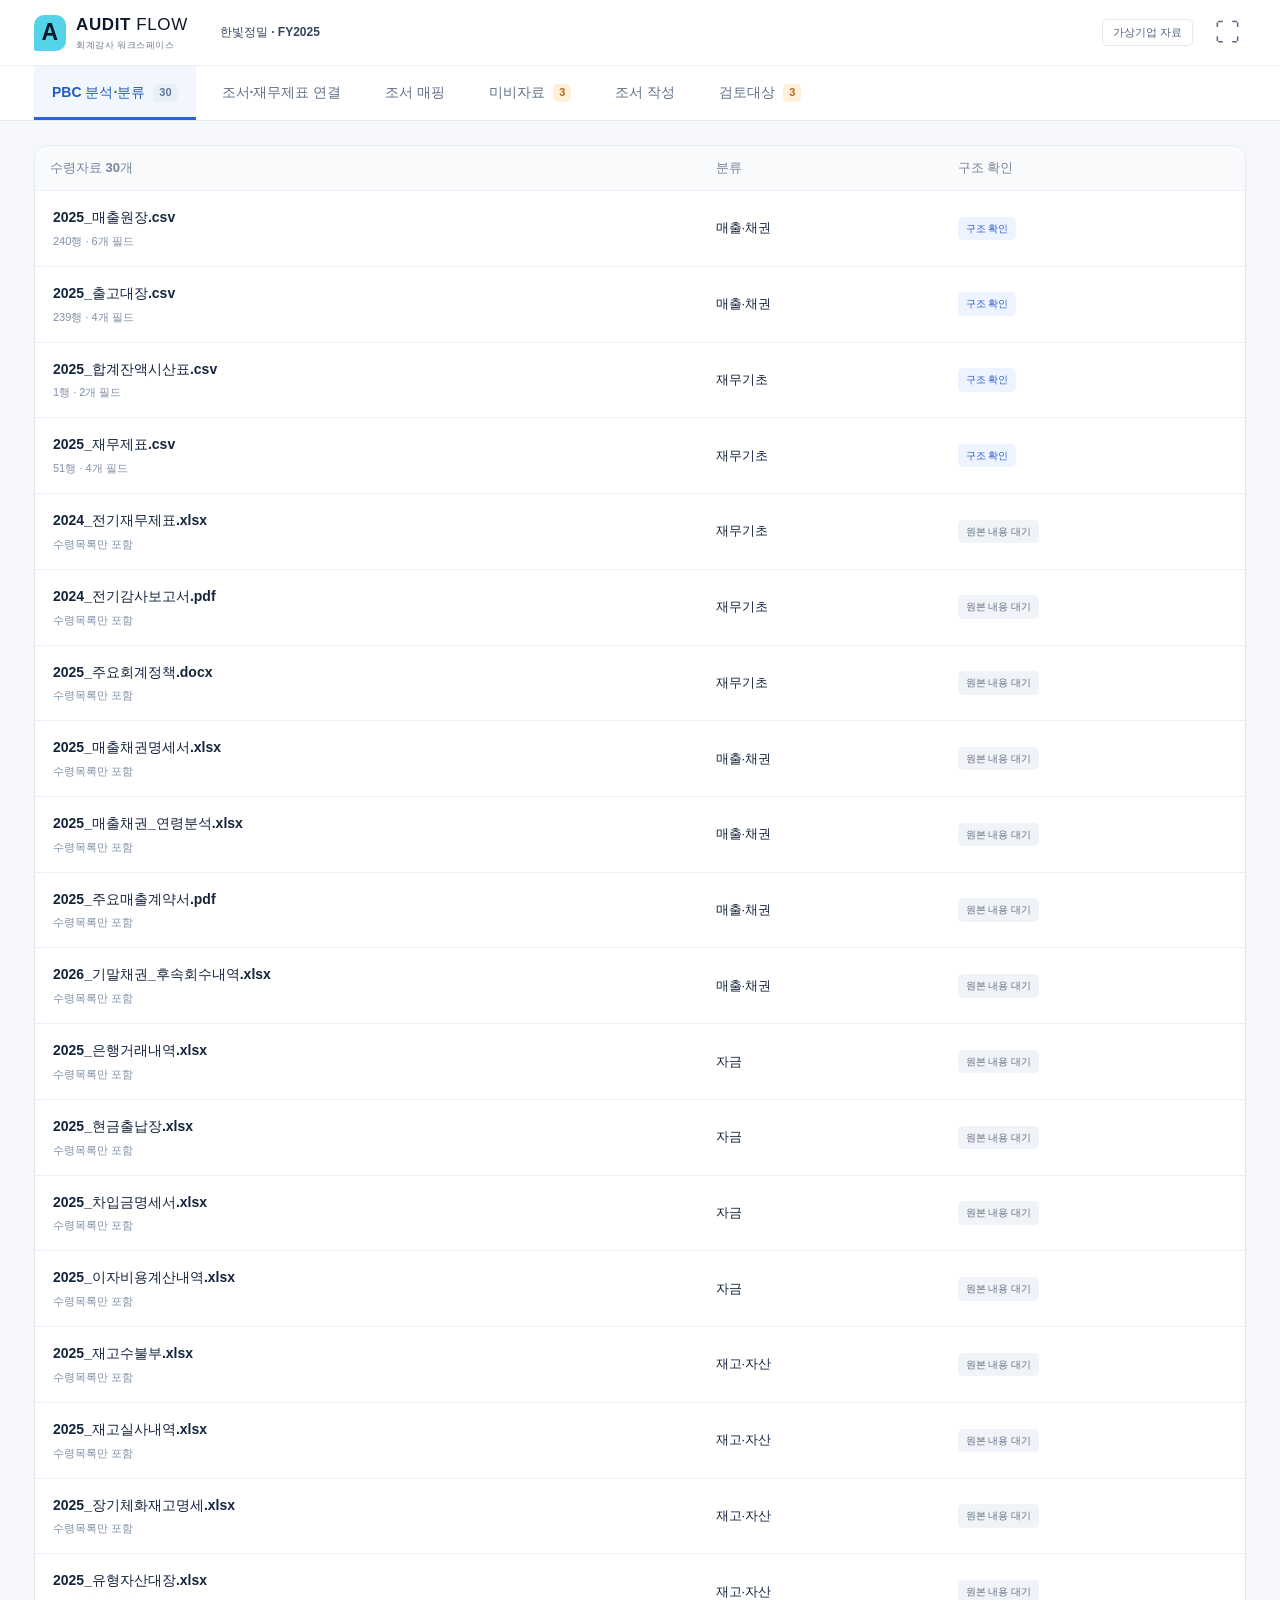
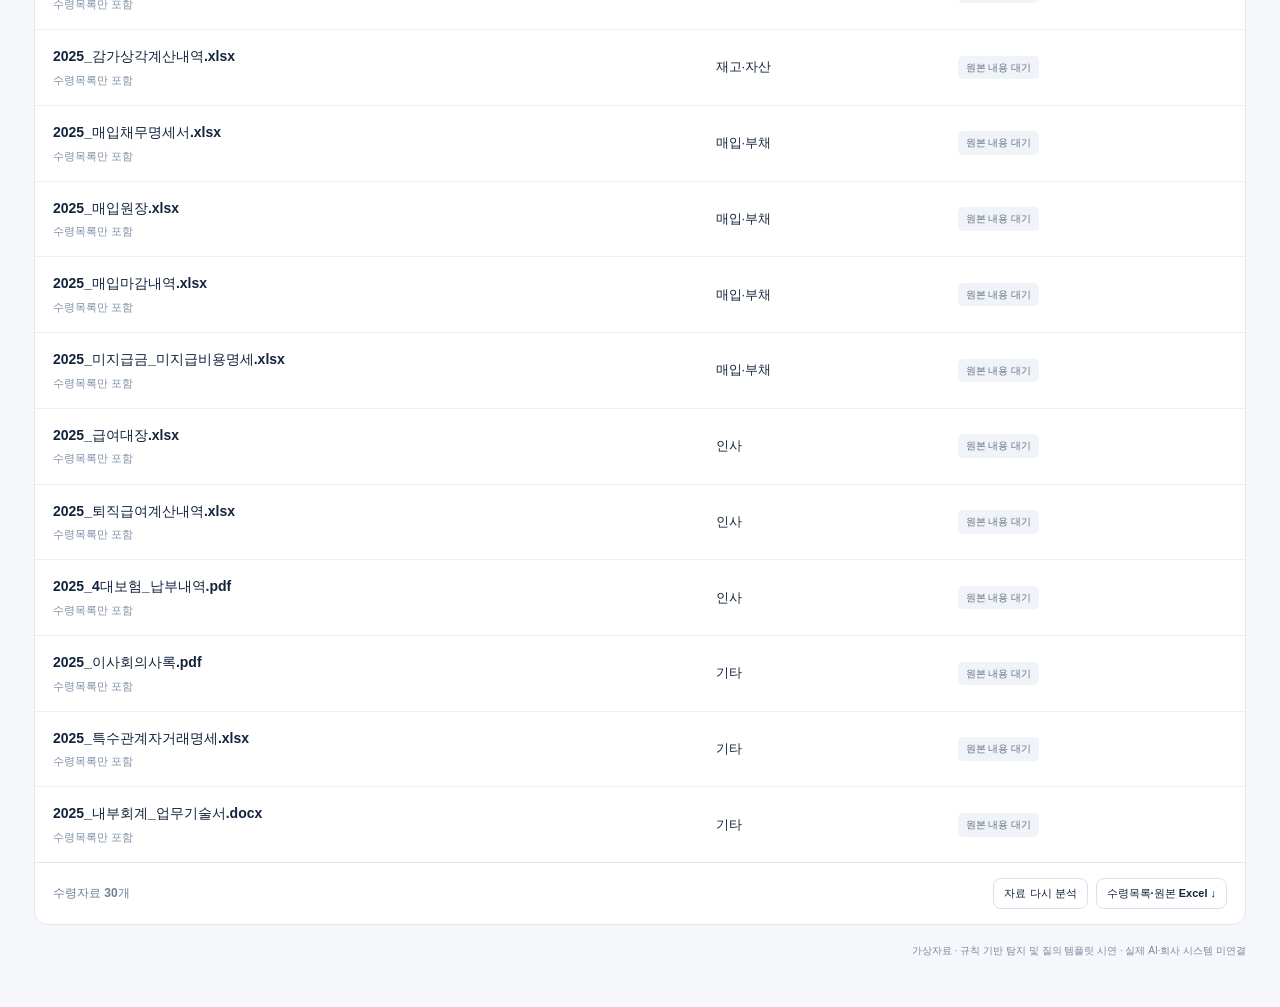
<file: audit-demo/index.html>
<!doctype html>
<html lang="ko">
<head>
  <meta charset="UTF-8">
  <meta name="viewport" content="width=device-width, initial-scale=1">
  <meta name="robots" content="noindex, nofollow">
  <meta name="description" content="수령한 PBC 30개를 분석하고 재무상태표·손익계산서 매핑, 미비자료 확인, 조서 작성과 검토로 이어지는 회계감사 워크스페이스">
  <title>AUDIT FLOW — 회계감사 자동화 데모</title>
  <link rel="icon" href="data:image/svg+xml,%3Csvg xmlns='http://www.w3.org/2000/svg' viewBox='0 0 40 40'%3E%3Crect width='40' height='40' rx='10' fill='%230c192c'/%3E%3Cpath d='M10 29 20 10 30 29M14 23h12' fill='none' stroke='%2358d4ef' stroke-width='4'/%3E%3C/svg%3E">
  <link rel="stylesheet" href="./styles.css">
  <script src="./engine.js" defer></script>
  <script src="./planning.js" defer></script>
  <script src="./fs-mapping.js" defer></script>
  <script src="./statement-presentation.js" defer></script>
  <script src="./pbc.js" defer></script>
  <script src="./workflow.js" defer></script>
  <script src="./xlsx.js" defer></script>
  <script src="./sample-workpaper.js" defer></script>
  <script src="./app.js" defer></script>
</head>
<body>
  <a class="skip" href="#view">본문으로 이동</a>
  <div class="workspace">
    <header class="workspace-header">
      <div class="topbar">
        <div class="topbar-left"><a class="brand" href="./" aria-label="Audit Flow 처음으로"><span class="brand-mark">A</span><span>AUDIT<span class="brand-light"> FLOW</span><small>회계감사 워크스페이스</small></span></a><div class="breadcrumb"><strong>한빛정밀 · FY2025</strong></div></div>
        <div class="topbar-right"><span class="sample-badge">가상기업 자료</span><button class="icon-button" id="fullscreen" aria-label="전체 화면으로 보기" title="전체 화면">⛶</button></div>
      </div>
      <nav class="workflow-nav" aria-label="감사 업무 메뉴" id="navigation">
        <button data-view="pbc" class="nav-item active" aria-current="page">PBC 분석·분류<span class="nav-count" id="file-nav-count">30</span></button>
        <button data-view="overview" class="nav-item">조서·재무제표 연결</button>
        <button data-view="workpapers" class="nav-item">조서 매핑</button>
        <button data-view="gaps" class="nav-item">미비자료<span class="nav-count warm" id="gap-nav-count">3</span></button>
        <button data-view="paper" class="nav-item">조서 작성</button>
        <button data-view="findings" class="nav-item">검토대상<span class="nav-count warm" id="issue-nav-count">3</span></button>
      </nav>
    </header>
    <main>
      <div class="page-heading" hidden><div><h1 id="view-title">재무제표 · PBC 연결</h1><p id="view-subtitle">당기·전기 금액을 확인하고, 오른쪽에서 계정별 매핑과 자료 연결을 확인합니다.</p></div></div>
      <div id="view" tabindex="-1"><!-- INITIAL_VIEW --><section class="panel pbc-list-panel" aria-label="수령 PBC 목록"><div class="pbc-scroll"><table class="pbc-table"><thead><tr><th scope="col">수령자료 30개</th><th scope="col">분류</th><th scope="col">구조 확인</th></tr></thead><tbody><tr class=""><td><button class="pbc-file" data-pbc-file="ledger" aria-expanded="false">2025_매출원장.csv<small>240행 · 6개 필드</small></button></td><td>매출·채권</td><td><span class="status blue">구조 확인</span></td></tr><tr class=""><td><button class="pbc-file" data-pbc-file="shipments" aria-expanded="false">2025_출고대장.csv<small>239행 · 4개 필드</small></button></td><td>매출·채권</td><td><span class="status blue">구조 확인</span></td></tr><tr class=""><td><button class="pbc-file" data-pbc-file="trialBalance" aria-expanded="false">2025_합계잔액시산표.csv<small>1행 · 2개 필드</small></button></td><td>재무기초</td><td><span class="status blue">구조 확인</span></td></tr><tr class=""><td><button class="pbc-file" data-pbc-file="financials" aria-expanded="false">2025_재무제표.csv<small>51행 · 4개 필드</small></button></td><td>재무기초</td><td><span class="status blue">구조 확인</span></td></tr><tr class=""><td><button class="pbc-file" data-pbc-file="priorFinancials" aria-expanded="false">2024_전기재무제표.xlsx<small>수령목록만 포함</small></button></td><td>재무기초</td><td><span class="status gray">원본 내용 대기</span></td></tr><tr class=""><td><button class="pbc-file" data-pbc-file="priorAuditReport" aria-expanded="false">2024_전기감사보고서.pdf<small>수령목록만 포함</small></button></td><td>재무기초</td><td><span class="status gray">원본 내용 대기</span></td></tr><tr class=""><td><button class="pbc-file" data-pbc-file="accountingPolicies" aria-expanded="false">2025_주요회계정책.docx<small>수령목록만 포함</small></button></td><td>재무기초</td><td><span class="status gray">원본 내용 대기</span></td></tr><tr class=""><td><button class="pbc-file" data-pbc-file="receivablesSchedule" aria-expanded="false">2025_매출채권명세서.xlsx<small>수령목록만 포함</small></button></td><td>매출·채권</td><td><span class="status gray">원본 내용 대기</span></td></tr><tr class=""><td><button class="pbc-file" data-pbc-file="receivablesAging" aria-expanded="false">2025_매출채권_연령분석.xlsx<small>수령목록만 포함</small></button></td><td>매출·채권</td><td><span class="status gray">원본 내용 대기</span></td></tr><tr class=""><td><button class="pbc-file" data-pbc-file="salesContracts" aria-expanded="false">2025_주요매출계약서.pdf<small>수령목록만 포함</small></button></td><td>매출·채권</td><td><span class="status gray">원본 내용 대기</span></td></tr><tr class=""><td><button class="pbc-file" data-pbc-file="subsequentCollections" aria-expanded="false">2026_기말채권_후속회수내역.xlsx<small>수령목록만 포함</small></button></td><td>매출·채권</td><td><span class="status gray">원본 내용 대기</span></td></tr><tr class=""><td><button class="pbc-file" data-pbc-file="bankTransactions" aria-expanded="false">2025_은행거래내역.xlsx<small>수령목록만 포함</small></button></td><td>자금</td><td><span class="status gray">원본 내용 대기</span></td></tr><tr class=""><td><button class="pbc-file" data-pbc-file="cashBook" aria-expanded="false">2025_현금출납장.xlsx<small>수령목록만 포함</small></button></td><td>자금</td><td><span class="status gray">원본 내용 대기</span></td></tr><tr class=""><td><button class="pbc-file" data-pbc-file="borrowingsSchedule" aria-expanded="false">2025_차입금명세서.xlsx<small>수령목록만 포함</small></button></td><td>자금</td><td><span class="status gray">원본 내용 대기</span></td></tr><tr class=""><td><button class="pbc-file" data-pbc-file="interestCalculation" aria-expanded="false">2025_이자비용계산내역.xlsx<small>수령목록만 포함</small></button></td><td>자금</td><td><span class="status gray">원본 내용 대기</span></td></tr><tr class=""><td><button class="pbc-file" data-pbc-file="inventoryMovement" aria-expanded="false">2025_재고수불부.xlsx<small>수령목록만 포함</small></button></td><td>재고·자산</td><td><span class="status gray">원본 내용 대기</span></td></tr><tr class=""><td><button class="pbc-file" data-pbc-file="inventoryCount" aria-expanded="false">2025_재고실사내역.xlsx<small>수령목록만 포함</small></button></td><td>재고·자산</td><td><span class="status gray">원본 내용 대기</span></td></tr><tr class=""><td><button class="pbc-file" data-pbc-file="slowMovingInventory" aria-expanded="false">2025_장기체화재고명세.xlsx<small>수령목록만 포함</small></button></td><td>재고·자산</td><td><span class="status gray">원본 내용 대기</span></td></tr><tr class=""><td><button class="pbc-file" data-pbc-file="fixedAssetRegister" aria-expanded="false">2025_유형자산대장.xlsx<small>수령목록만 포함</small></button></td><td>재고·자산</td><td><span class="status gray">원본 내용 대기</span></td></tr><tr class=""><td><button class="pbc-file" data-pbc-file="depreciationSchedule" aria-expanded="false">2025_감가상각계산내역.xlsx<small>수령목록만 포함</small></button></td><td>재고·자산</td><td><span class="status gray">원본 내용 대기</span></td></tr><tr class=""><td><button class="pbc-file" data-pbc-file="payablesSchedule" aria-expanded="false">2025_매입채무명세서.xlsx<small>수령목록만 포함</small></button></td><td>매입·부채</td><td><span class="status gray">원본 내용 대기</span></td></tr><tr class=""><td><button class="pbc-file" data-pbc-file="purchasesLedger" aria-expanded="false">2025_매입원장.xlsx<small>수령목록만 포함</small></button></td><td>매입·부채</td><td><span class="status gray">원본 내용 대기</span></td></tr><tr class=""><td><button class="pbc-file" data-pbc-file="purchaseClosing" aria-expanded="false">2025_매입마감내역.xlsx<small>수령목록만 포함</small></button></td><td>매입·부채</td><td><span class="status gray">원본 내용 대기</span></td></tr><tr class=""><td><button class="pbc-file" data-pbc-file="accrualsSchedule" aria-expanded="false">2025_미지급금_미지급비용명세.xlsx<small>수령목록만 포함</small></button></td><td>매입·부채</td><td><span class="status gray">원본 내용 대기</span></td></tr><tr class=""><td><button class="pbc-file" data-pbc-file="payrollLedger" aria-expanded="false">2025_급여대장.xlsx<small>수령목록만 포함</small></button></td><td>인사</td><td><span class="status gray">원본 내용 대기</span></td></tr><tr class=""><td><button class="pbc-file" data-pbc-file="retirementBenefits" aria-expanded="false">2025_퇴직급여계산내역.xlsx<small>수령목록만 포함</small></button></td><td>인사</td><td><span class="status gray">원본 내용 대기</span></td></tr><tr class=""><td><button class="pbc-file" data-pbc-file="socialInsurance" aria-expanded="false">2025_4대보험_납부내역.pdf<small>수령목록만 포함</small></button></td><td>인사</td><td><span class="status gray">원본 내용 대기</span></td></tr><tr class=""><td><button class="pbc-file" data-pbc-file="boardMinutes" aria-expanded="false">2025_이사회의사록.pdf<small>수령목록만 포함</small></button></td><td>기타</td><td><span class="status gray">원본 내용 대기</span></td></tr><tr class=""><td><button class="pbc-file" data-pbc-file="relatedParties" aria-expanded="false">2025_특수관계자거래명세.xlsx<small>수령목록만 포함</small></button></td><td>기타</td><td><span class="status gray">원본 내용 대기</span></td></tr><tr class=""><td><button class="pbc-file" data-pbc-file="internalControlNarrative" aria-expanded="false">2025_내부회계_업무기술서.docx<small>수령목록만 포함</small></button></td><td>기타</td><td><span class="status gray">원본 내용 대기</span></td></tr></tbody></table></div><div class="pbc-list-actions"><span>수령자료 30개</span><div class="two-buttons"><button class="button small" data-action="load">자료 다시 분석</button><button class="button small" data-action="source-xlsx">수령목록·원본 Excel ↓</button></div></div><div id="load-status"></div></section><!-- /INITIAL_VIEW --></div>
      <div class="demo-disclosure">가상자료 · 규칙 기반 탐지 및 질의 템플릿 시연 · 실제 AI·회사 시스템 미연결</div>
    </main>
  </div>
  <dialog id="excel-preview" class="excel-preview-dialog" aria-labelledby="excel-preview-title"></dialog>
  <div class="toast" id="toast" role="status" aria-live="polite" hidden></div>
  <noscript>이 데모를 실행하려면 브라우저의 JavaScript를 활성화해 주세요.</noscript>
</body>
</html>
</file>
<file: audit-demo/styles.css>
@charset "UTF-8";
:root{color-scheme:light;--ink:#13243d;--muted:#6b788a;--navy:#0c192c;--blue:#255be8;--cyan:#53d2e8;--line:#e2e8f0;--paper:#f5f7fb;--amber:#ad5d0c;--radius:14px;font-family:Inter,Pretendard,"Noto Sans KR","Apple SD Gothic Neo","Malgun Gothic",sans-serif;font-synthesis:none}
*{box-sizing:border-box}body{margin:0;background:var(--paper);color:var(--ink);font-size:15px;line-height:1.55}button,input,textarea{font:inherit}button,a,input,textarea{-webkit-tap-highlight-color:transparent}button{cursor:pointer}button{color:inherit}button:disabled{cursor:default;opacity:.45}button:focus-visible,a:focus-visible,input:focus-visible,textarea:focus-visible{outline:3px solid #36a7ff;outline-offset:4px}button{border:0}a{color:inherit}strong{font-weight:700}small{font-size:12px}.skip{position:fixed;left:20px;top:-70px;background:white;padding:12px;z-index:100}.skip:focus{top:12px}.sidebar{position:fixed;inset:0 auto 0 0;width:216px;background:var(--navy);color:#a5b3c9;padding:30px 18px;display:flex;flex-direction:column;z-index:20}.brand{display:flex;align-items:center;gap:10px;color:#fff;text-decoration:none;font-size:17px;font-weight:800;letter-spacing:.6px}.brand-mark{display:grid;place-items:center;width:35px;height:39px;background:var(--cyan);color:var(--navy);border-radius:10px 10px 10px 2px;font-size:24px;line-height:1}.brand-light{font-weight:400}.brand small{display:block;font-size:10px;color:#a5b3c9;margin-top:3px;letter-spacing:.5px;font-weight:500}.engagement{display:flex;align-items:center;gap:9px;padding:17px 9px;margin:30px 0 27px;border:1px solid #27364b;border-radius:10px;font-size:13px}.company-avatar{background:#283a52;color:#d1e9fe;border-radius:7px;padding:6px 11px;font-weight:800}.engagement strong{display:block;color:#e8effc}.engagement small{color:#95a6be;font-size:11px}.demo-chip{margin-left:auto;font-size:8px;color:#65d0e7;letter-spacing:1px}.nav-label{font-size:11px;color:#7f90aa;letter-spacing:.8px;margin:0 12px 9px}.nav-item{display:flex;align-items:center;gap:11px;width:100%;padding:13px 14px;margin:5px 0;background:transparent;color:#aab9cd;text-align:left;border-radius:8px;font-size:14px;transition:background .18s,color .18s}.nav-item:hover{background:#1b2b41;color:white}.nav-item.active{background:#203552;color:#fff}.nav-icon{font-size:20px;width:21px;text-align:center;line-height:1}.nav-count{margin-left:auto;padding:0 6px;font-size:11px;background:#2d4059;border-radius:4px;color:#d2e3f8}.nav-count.warm{background:#473622;color:#ffd18c}.nav-dot{margin-left:auto;width:5px;height:5px;border-radius:50%;background:var(--cyan)}.nav-item:not(.active) .nav-dot{display:none}.sidebar-bottom{margin-top:auto}.secure-label{display:flex;align-items:center;gap:8px;font-size:11px;color:#b5c7dd}.local-dot{width:6px;height:6px;border-radius:50%;background:var(--cyan)}.sidebar-bottom p{font-size:11px;line-height:1.8;color:#8c9db4;margin-bottom:22px}.profile{display:flex;align-items:center;gap:11px;padding-top:21px;border-top:1px solid #26364a}.profile>span{width:33px;height:33px;border-radius:50%;background:#273b54;display:grid;place-items:center;color:#e1eeff;font-size:13px}.profile strong{font-size:12px;color:#d7e4f5;display:block}.profile small{color:#8096b2;font-size:10px}.workspace{margin-left:216px}.topbar{height:67px;display:flex;align-items:center;justify-content:space-between;padding:0 34px;background:rgba(255,255,255,.85);border-bottom:1px solid var(--line)}.breadcrumb{font-size:12px;color:var(--muted)}.breadcrumb span{padding:0 14px;color:#a6b1c2}.breadcrumb strong{color:#344760;font-weight:600}.topbar-right{display:flex;align-items:center;gap:16px}.sample-badge{font-size:11px;color:#536680;padding:4px 10px;border:1px solid var(--line);border-radius:5px}.icon-button{background:none;font-size:25px;color:#5b6d83}.page-heading{display:flex;align-items:center;justify-content:space-between;gap:20px;margin-bottom:27px}.eyebrow{font-size:10px;font-weight:800;color:#536c91;letter-spacing:2px;margin-bottom:8px}h1{font-size:clamp(23px,2.35vw,36px);line-height:1.3;letter-spacing:-1.5px;margin:0;font-weight:750}.page-heading p{font-size:13px;color:var(--muted);margin:9px 0 0}main{padding:32px 34px 170px;max-width:1760px;margin:0 auto}.button{display:inline-flex;align-items:center;justify-content:center;gap:8px;border-radius:8px;background:#fff;border:1px solid #d8e1ee;min-height:39px;padding:8px 15px;font-size:12px;font-weight:650;white-space:nowrap;transition:transform .15s,background .15s}.button:hover{background:#eef3fc;transform:translateY(-1px)}.button.primary{background:var(--blue);border-color:var(--blue);color:#fff;box-shadow:0 4px 12px #245be824}.button.primary:hover{background:#1749cd}.button.small{min-height:31px;font-size:11px;padding:5px 10px}.button.dark{background:#16263d;color:#fff;border-color:#16263d}.play-symbol{font-size:10px}.summary-grid{display:grid;grid-template-columns:repeat(3,1fr);gap:14px;margin-bottom:21px}.metric{background:#fff;border:1px solid var(--line);border-radius:var(--radius);padding:21px 24px;display:flex;justify-content:space-between;align-items:center}.metric-label{font-size:12px;color:#52647c}.metric-value{font-size:34px;letter-spacing:-1px;font-weight:750;line-height:1.2;margin-top:9px;font-variant-numeric:tabular-nums}.metric-value small{font-size:13px;font-weight:500;margin-left:5px;color:#718097}.metric-foot{font-size:10px;color:#748197;margin-top:7px}.metric-icon{width:44px;height:44px;border-radius:12px;display:grid;place-items:center;background:#edf3ff;color:#386be4;font-size:24px}.metric.warning .metric-icon{color:#b57226;background:#fff4e4}.metric.warning .metric-value{color:#a8641b}.panel{background:white;border:1px solid var(--line);border-radius:var(--radius);overflow:hidden}.panel-head{display:flex;align-items:center;justify-content:space-between;gap:12px;padding:20px 23px;border-bottom:1px solid #edf0f6}.panel-title{font-size:14px;font-weight:750;margin:0}.panel-subtitle{font-size:11px;color:#8290a4;margin-top:4px}.panel-head small{color:#7d8ba1}.status{font-size:10px;padding:4px 8px;border-radius:5px;display:inline-flex;align-items:center;gap:5px;font-weight:600;white-space:nowrap}.status.blue{color:#2f5dcd;background:#edf3ff}.status.amber{color:#9c5b0b;background:#fff2df}.status.gray{color:#627086;background:#f0f3f7}.overview-grid{display:grid;grid-template-columns:minmax(0,1.33fr) minmax(280px,1fr);gap:19px}.flow-panel{padding:23px;background:linear-gradient(120deg,#12233d,#193253);color:white;border:0;border-radius:var(--radius);position:relative;overflow:hidden;margin-bottom:19px}.flow-panel .eyebrow{color:#94cfe7;font-size:9px}.flow-title{font-size:23px;letter-spacing:-.7px;margin:5px 0 6px}.flow-description{font-size:11px;color:#b9cadf;margin:0 0 24px}.flow-nodes{display:flex;align-items:center;justify-content:space-between;gap:8px}.flow-node{padding:13px 10px;width:30%;background:#ffffff09;border:1px solid #6586ac40;border-radius:9px}.flow-node span{display:block;font-size:10px;color:#9bb3d0;margin-bottom:5px}.flow-node strong{font-size:13px;font-weight:650}.flow-node small{display:block;margin-top:6px;font-size:10px;color:#9cb9d3}.flow-node:last-child{background:#53d2e818;border-color:#53d2e850}.flow-arrow{color:#6b8bb3;font-size:16px}.issue-list{padding:0 22px}.issue-card{display:block;width:100%;border-bottom:1px solid #edf0f6;background:white;text-align:left;padding:17px 0;transition:background .15s}.issue-card:last-child{border-bottom:0}.issue-card:hover{background:#f8faff}.issue-row-head{display:flex;align-items:center;justify-content:space-between;gap:6px;margin-bottom:8px}.transaction-id{font-size:10px;font-family:ui-monospace,SFMono-Regular,Consolas,monospace;color:#8190a8;letter-spacing:.3px}.issue-card strong{font-size:13px;display:block;line-height:1.5}.issue-card p{font-size:11px;color:#7c899c;margin:6px 0 0}.issue-amount{font-size:12px;color:#3c526f;display:flex;align-items:center;justify-content:space-between;margin-top:9px;font-variant-numeric:tabular-nums}.row-arrow{font-size:16px;color:#6f8bb2}.recon-list{padding:0 23px}.recon-row{display:flex;gap:10px;align-items:center;padding:14px 0;border-bottom:1px solid #edf0f6;font-size:12px}.recon-row:last-child{border-bottom:0}.recon-row .status{margin-left:auto}.check-mark{display:grid;place-items:center;background:#edf3ff;color:#426ede;border-radius:50%;width:20px;height:20px;font-size:11px}.recon-amount{display:block;font-size:10px;color:#8a98ab;font-variant-numeric:tabular-nums}.panel-footer{border-top:1px solid #edf0f6;padding:14px 23px;display:flex;align-items:center;justify-content:space-between;font-size:11px;color:#7a899f}.text-button{color:#2c61d9;font-size:11px;font-weight:650;background:none;padding:3px}.view-enter{animation:enter .35s ease both}@keyframes enter{from{opacity:0;transform:translateY(7px)}to{opacity:1;transform:none}}.demo-disclosure{font-size:10px;color:#7c899e;margin:18px 0 0;text-align:right}.presenter{position:fixed;bottom:0;left:216px;right:0;background:#fff;border-top:1px solid #dce4f0;padding:17px 34px 18px;z-index:15;box-shadow:0 -8px 24px #12223b04}.presenter-caption{display:flex;align-items:center;gap:15px;margin-bottom:16px}.presenter-caption>span:first-child{font-size:10px;font-family:ui-monospace,monospace;color:#4773c7;background:#eef3ff;padding:3px 7px;border-radius:4px}.presenter-caption strong{font-size:14px;font-weight:650;letter-spacing:-.3px}.runtime-label{margin-left:auto;color:#8c98aa;font-size:9px;letter-spacing:1.3px}.player-row{display:flex;align-items:center;gap:10px}.player-button{width:32px;height:32px;border-radius:50%;background:var(--navy);color:#fff;flex:0 0 auto;font-size:12px;display:grid;place-items:center}.reset-button{background:#eef2f8;color:#576a85;font-size:21px}.timeline{flex:1;min-width:0;margin:0 12px}.timeline-track{height:3px;background:#e5ebf5;border-radius:4px;overflow:hidden}.timeline-track>div{width:0;height:100%;background:#3367e5;transition:width .12s linear}.chapters{display:flex;justify-content:space-between;margin-top:7px;gap:4px}.chapters button{font-size:9px;background:none;color:#8996a9;padding:2px;white-space:nowrap}.chapters button.current{color:#285fe0;font-weight:750}.timecode{font-size:10px;font-variant-numeric:tabular-nums;white-space:nowrap;align-self:flex-start;padding-top:2px}.timecode span{color:#909aad}.file-grid{display:grid;grid-template-columns:repeat(4,minmax(0,1fr));gap:12px;margin-bottom:19px}.file-card{background:white;border:1px solid var(--line);border-radius:11px;padding:16px;text-align:left;min-width:0}.file-card.selected{border-color:#6591f2;background:#f3f7ff;box-shadow:0 0 0 1px #6591f2}.file-type{display:inline-flex;align-items:center;justify-content:center;border-radius:7px;width:34px;height:37px;background:#e9f0ff;color:#3e68ca;font-size:9px;font-weight:800;margin-bottom:12px}.file-name{font-size:12px;font-weight:650;display:block;word-break:keep-all;overflow-wrap:anywhere}.file-card small{display:block;color:#7b8aa0;font-size:10px;margin-top:5px}.table-wrap{overflow:auto}table{border-collapse:collapse;width:100%;font-size:12px;text-align:left}th{font-size:10px;color:#77869c;font-weight:600;background:#f8fafc;white-space:nowrap}th,td{padding:13px 18px;border-bottom:1px solid #edf1f6}td{white-space:nowrap}td.wrap{white-space:normal;min-width:180px}tbody tr:last-child td{border-bottom:0}td.num,th.num{text-align:right;font-variant-numeric:tabular-nums}tr.flagged td{background:#fff8ed}tr.flagged td:first-child{border-left:3px solid #ce8b36}tr.clickable{cursor:pointer}tr.clickable:hover td{background:#f0f5ff}.table-tools{display:flex;gap:8px;align-items:center}.search{font-size:12px;border:1px solid #dbe3ee;border-radius:7px;padding:7px 10px;min-width:0;width:200px;color:#263f60;background:white}.source-label{font-family:ui-monospace,monospace;font-size:10px;color:#7e8fa8}.detail-grid{display:grid;grid-template-columns:minmax(240px,.78fr) minmax(0,1.65fr);gap:19px}.finding-selector{border:1px solid var(--line);border-radius:var(--radius);overflow:hidden;background:white;align-self:start}.finding-selector .issue-card{padding:19px;border-left:3px solid transparent}.finding-selector .issue-card.selected{background:#f1f6ff;border-left-color:#326be8}.finding-selector .issue-card strong{font-size:12px}.finding-detail{min-width:0}.detail-heading{display:flex;justify-content:space-between;align-items:center;margin-bottom:15px}.detail-heading h2{font-size:20px;letter-spacing:-.6px;margin:4px 0 0}.detail-heading small{font-size:11px;color:#6c7c92}.evidence-pair{display:grid;grid-template-columns:1fr 35px 1fr;align-items:stretch;padding:23px;gap:0}.evidence-block{background:#f6f8fc;border:1px solid #e4eaf4;border-radius:10px;padding:18px}.evidence-block.alert{background:#fff8ee;border-color:#edcf9e}.evidence-block .evidence-label{font-size:11px;color:#697b95}.evidence-value{font-size:27px;letter-spacing:-.8px;font-weight:750;margin:8px 0;line-height:1.3;font-variant-numeric:tabular-nums;overflow-wrap:anywhere}.evidence-value.small{font-size:21px}.evidence-block .source-label{display:block;margin-top:7px;font-size:9px}.evidence-divider{display:grid;place-items:center;color:#c18a3e;font-size:20px}.finding-summary{padding:0 23px 20px;color:#576b88;font-size:12px;line-height:1.9}.question-panel{margin-top:17px;padding:22px;background:#f0f5ff;border:1px solid #d8e5ff;border-radius:var(--radius)}.question-panel h3{font-size:12px;margin:0 0 10px;color:#3159a2}.question-panel p{font-size:13px;line-height:1.9;margin:0;color:#344e75}.question-panel .status{margin-left:7px;font-size:9px;background:#e2ebfd}.detail-actions{display:flex;justify-content:flex-end;gap:8px;margin-top:17px}.evidence-table{margin-top:17px}.evidence-table.hidden{display:none}.paper-meta{display:flex;gap:28px;flex-wrap:wrap;padding:21px 24px;font-size:11px;border-bottom:1px solid #e8edf5}.paper-meta span{display:block;color:#8391a6;font-size:9px;margin-bottom:5px}.paper-meta strong{font-weight:650}.paper-banner{background:#122944;color:#fff;display:flex;justify-content:space-between;align-items:center;padding:24px}.paper-banner h2{margin:0;font-size:22px;letter-spacing:-.7px}.paper-banner p{margin:5px 0 0;color:#9cb8d6;font-size:11px}.paper-banner .status{background:#2b4360;color:#d6e9ff}.paper-body{padding:22px 24px}.paper-section-label{font-size:11px;color:#6481a6;margin:0 0 8px;font-weight:700}.paper-body p{font-size:12px;color:#4b617c;line-height:1.9;margin:0 0 20px}.paper-table td{font-size:11px;white-space:normal;vertical-align:top;line-height:1.8}.paper-table th{font-size:10px}.paper-note{margin:20px 0 0!important;padding:14px 17px;border-left:3px solid #b3c7e6;background:#f3f6fb;color:#68809e!important;font-size:11px!important}.review-layout{display:grid;grid-template-columns:minmax(0,1.2fr) minmax(280px,1fr);gap:20px}.review-card{padding:23px}.review-card label{display:block;font-size:12px;font-weight:650;margin:20px 0 8px}.review-card textarea{width:100%;min-height:126px;border:1px solid #d4dfed;background:#fbfcff;border-radius:8px;padding:12px;font-size:12px;resize:vertical;line-height:1.7;color:#314969}.review-card .helper{font-size:10px;color:#7f8ca1;margin:8px 0 20px}.review-card .question-panel{margin-top:15px;padding:17px}.review-card .question-panel p{font-size:12px}.review-history{padding:23px}.history-item{display:flex;gap:13px;padding:0 0 21px}.history-node{height:22px;width:22px;border-radius:50%;background:#edf3ff;color:#4b75c9;font-size:11px;display:grid;place-items:center;flex:0 0 auto}.history-item strong{font-size:12px;display:block}.history-item p{font-size:11px;color:#8190a5;margin:5px 0 0}.pending-box{border:1px solid #e7cda5;background:#fff8ed;border-radius:10px;padding:16px}.pending-box strong{font-size:12px;color:#9b651e}.pending-box p{font-size:11px;line-height:1.8;color:#91754f;margin:5px 0 0}.toast{position:fixed;bottom:135px;left:calc(50% + 108px);transform:translateX(-50%);background:#142a47;color:white;padding:13px 22px;border-radius:9px;box-shadow:0 8px 35px #132d5930;font-size:12px;z-index:100;max-width:80vw}.toast[hidden]{display:none}.empty{padding:45px;text-align:center;color:#72839b;font-size:13px}.toolbar-summary{font-size:11px;color:#7285a0}.overview-note{margin-top:18px;padding:14px 18px;background:#eef3fb;border:1px solid #e0e8f5;border-radius:9px;display:flex;align-items:center;gap:10px;font-size:11px;color:#6d809d}.overview-note strong{font-size:12px;color:#365475}.loading-line{height:3px;background:#edf2fb;overflow:hidden;margin-bottom:20px}.loading-line:before{content:"";display:block;width:35%;height:100%;background:#366cec;animation:load 1.2s infinite}@keyframes load{from{transform:translateX(-100%)}to{transform:translateX(400%)}}.inline-id{font-family:ui-monospace,monospace;font-size:11px;color:#607da4}.review-select{border:1px solid #d3dff0;border-radius:6px;background:white;font:inherit;padding:8px;width:100%;margin-top:13px;font-size:12px;color:#345273}.two-buttons{display:flex;gap:8px;flex-wrap:wrap}.recon-focus{outline:2px solid #8fabf5;outline-offset:3px}.highlight-pulse{animation:pulse 1.5s ease 2}@keyframes pulse{50%{box-shadow:0 0 0 5px #3b72ed16}}.replay-end{background:#122943;color:white;border-radius:12px;padding:24px;margin-bottom:20px;display:flex;justify-content:space-between;align-items:center;gap:15px}.replay-end h2{font-size:22px;margin:0 0 5px}.replay-end p{margin:0;color:#b5cce2;font-size:12px}
@media(min-width:1550px){main{padding:43px 48px 174px}.topbar{padding:0 48px}.presenter{padding:20px 48px}.summary-grid{gap:20px}.metric{padding:28px}.overview-grid{gap:25px}.flow-panel{padding:30px}.flow-title{font-size:28px}.flow-description{font-size:13px;margin-bottom:30px}.flow-node{padding:20px 16px}.flow-node strong{font-size:16px}.flow-node small{font-size:12px}.panel-head{padding:24px 27px}.issue-card{padding:22px 0}.issue-card strong{font-size:15px}.issue-card p{font-size:12px}.issue-amount{font-size:14px}.recon-row{padding:20px 0;font-size:14px}.presenter-caption strong{font-size:17px}.chapters button{font-size:11px}.evidence-value{font-size:34px}.question-panel p{font-size:16px}.finding-summary{font-size:14px}.paper-table td{font-size:13px}.paper-body p{font-size:14px}.review-card textarea{font-size:14px}.review-card .question-panel p{font-size:14px}}
@media(max-width:1100px){.sidebar{width:180px;padding:25px 12px}.workspace{margin-left:180px}.presenter{left:180px;padding:15px 22px}.brand{font-size:14px;gap:7px}.brand-mark{width:30px;height:35px}.demo-chip{display:none}main{padding:27px 22px 170px}.topbar{padding:0 22px}.page-heading{align-items:flex-start}h1{font-size:25px}.metric{padding:18px}.metric-icon{display:none}.metric-value{font-size:30px}.overview-grid{grid-template-columns:1.05fr 1fr;gap:15px}.flow-panel{padding:19px}.flow-node{padding:11px 8px}.flow-node strong{font-size:11px}.flow-node small{font-size:9px}.flow-title{font-size:21px}.detail-grid{grid-template-columns:220px minmax(0,1fr)}.evidence-pair{padding:16px;grid-template-columns:1fr 22px 1fr}.evidence-block{padding:12px}.evidence-value{font-size:21px}.detail-heading h2{font-size:17px}.runtime-label{display:none}.toast{left:calc(50% + 90px)}}
@media(max-width:800px){.sidebar{position:static;width:100%;padding:15px 18px;display:block}.brand{display:inline-flex}.brand small{display:none}.engagement,.nav-label,.sidebar-bottom{display:none}nav{display:flex;margin-top:14px;gap:4px;overflow:auto}.nav-item{width:auto;flex:1;justify-content:center;padding:9px 12px;white-space:nowrap;margin:0;font-size:12px}.nav-icon,.nav-dot,.nav-count{display:none}.workspace{margin-left:0}.topbar{height:49px;padding:0 20px}.topbar-right{gap:9px}.breadcrumb{font-size:10px}.breadcrumb span{padding:0 6px}main{padding:25px 20px 160px}.page-heading{margin-bottom:21px;gap:10px}.page-heading p{font-size:11px;line-height:1.8}h1{font-size:23px;letter-spacing:-1px}.eyebrow{font-size:8px;letter-spacing:1.4px}.page-heading .button{padding:8px 10px;font-size:10px;min-height:35px}.summary-grid{gap:9px}.metric{padding:15px 13px;border-radius:10px}.metric-label{font-size:10px}.metric-value{font-size:28px}.metric-foot{font-size:9px}.overview-grid{grid-template-columns:1fr}.flow-panel{padding:23px}.flow-title{font-size:23px}.flow-node{padding:14px}.flow-node strong{font-size:14px}.flow-node small{font-size:10px}.detail-grid{grid-template-columns:1fr}.finding-selector{display:grid;grid-template-columns:repeat(3,minmax(0,1fr))}.finding-selector .issue-card{padding:13px 11px;border-left:0;border-bottom:3px solid transparent;border-right:1px solid #e5ebf5}.finding-selector .issue-card.selected{border-left:0;border-bottom-color:#3469e5}.finding-selector .issue-card strong{font-size:11px}.finding-selector .issue-card p,.finding-selector .issue-amount{display:none}.finding-selector .issue-row-head{flex-wrap:wrap}.detail-heading{margin-top:7px}.evidence-block{padding:18px}.evidence-value{font-size:25px}.file-grid{grid-template-columns:repeat(2,minmax(0,1fr))}.file-card{padding:14px}.review-layout{grid-template-columns:1fr}.presenter{left:0;padding:13px 20px}.presenter-caption{gap:8px;margin-bottom:14px}.presenter-caption strong{font-size:12px}.presenter-caption>span:first-child{font-size:9px;flex-shrink:0}.timeline{margin:0 3px}.chapters button{font-size:8px}.chapters button:nth-child(even){display:none}.timecode{font-size:9px}.player-button{width:29px;height:29px}.player-row{gap:8px}.demo-disclosure{text-align:left;font-size:9px}.toast{left:50%;bottom:130px;max-width:92vw;width:max-content}.panel-head{padding:17px}.table-tools{flex-wrap:wrap;justify-content:flex-end}.search{width:130px}.panel-title{font-size:12px}.paper-meta{gap:17px;padding:17px}.paper-banner{padding:20px}.paper-banner h2{font-size:19px}.replay-end{align-items:flex-start;flex-direction:column}.replay-end h2{font-size:20px}}
@media(prefers-reduced-motion:reduce){*,*:before,*:after{animation:none!important;transition:none!important;scroll-behavior:auto!important}}

/* Thirty received files: compact manifest alongside a readable source preview. */
.summary-grid{grid-template-columns:repeat(4,minmax(0,1fr))}.metric{min-width:0}.metric-icon{display:none}.receipt-summary{display:flex;align-items:center;justify-content:space-between;gap:20px;background:#132a47;color:#fff;border-radius:14px;padding:23px 27px;margin-bottom:18px}.receipt-summary strong{font-size:39px;font-weight:750;letter-spacing:-1px;line-height:1.2}.receipt-summary strong span{font-size:17px;font-weight:500;letter-spacing:-.4px;margin-left:9px}.receipt-summary p{color:#abc1db;font-size:12px;margin:8px 0 0}.receipt-stats{display:flex;gap:29px;font-size:11px;color:#afc6df}.receipt-stats b{display:block;font-size:25px;color:#fff;margin-bottom:3px;font-variant-numeric:tabular-nums}.file-categories{display:flex;flex-wrap:wrap;gap:7px;margin-bottom:17px}.file-categories button{background:white;border:1px solid #e0e7f2;padding:6px 10px;border-radius:6px;font-size:11px;color:#6a7f9a}.file-categories button.active{background:#eaf1ff;border-color:#91acf0;color:#255bc9}.file-categories button span{margin-left:7px;font-size:10px;opacity:.7}.received-layout{display:grid;grid-template-columns:minmax(265px,.9fr) minmax(0,1.5fr);gap:18px;align-items:start}.received-scroll{max-height:440px;overflow:auto;scrollbar-width:thin}.received-file{display:flex;align-items:center;gap:10px;padding:13px 16px;width:100%;text-align:left;background:#fff;border-bottom:1px solid #edf1f6;min-width:0}.received-file:last-child{border-bottom:0}.received-file:hover{background:#f7faff}.received-file.selected{background:#edf4ff;box-shadow:inset 3px 0 #3369e4}.received-file .file-type{flex-shrink:0;margin:0;width:30px;height:35px;font-size:8px}.received-file-info{min-width:0;flex:1}.received-file-info strong{display:block;font-size:11px;font-weight:650;overflow-wrap:anywhere;line-height:1.5}.received-file-info small{display:block;font-size:9px;color:#8593a8;margin-top:3px}.receipt-state{flex-shrink:0;font-size:8px;color:#8491a5;background:#eff2f7;padding:3px 5px;border-radius:4px}.receipt-state.ready{color:#3966c8;background:#e3edff}.source-preview{min-width:0}.source-preview .table-wrap{max-height:440px}.source-preview .panel-head{flex-wrap:wrap}.source-preview td,.source-preview th{padding:12px;font-size:10px}.received-detail{padding:28px}.received-detail .large{width:45px;height:50px;font-size:11px}.received-detail h2{font-size:19px;overflow-wrap:anywhere;letter-spacing:-.6px}.received-detail>p{font-size:12px;color:#7b8da4;line-height:1.8}.received-detail dl{margin:22px 0;font-size:12px}.received-detail dl>div{display:flex;border-bottom:1px solid #eaf0f6;padding:12px 0}.received-detail dt{color:#8a97ab;min-width:95px}.received-detail dd{margin:0;color:#3f587a}.received-detail .pending-box{margin-top:20px}
@media(min-width:1550px){.received-file{padding:15px 20px}.received-file-info strong{font-size:13px}.received-file-info small{font-size:10px}.receipt-state{font-size:10px}.received-scroll,.source-preview .table-wrap{max-height:480px}.source-preview td,.source-preview th{font-size:12px}.file-categories button{font-size:12px}}
@media(max-width:1100px){.summary-grid{grid-template-columns:repeat(2,minmax(0,1fr))}.received-layout{grid-template-columns:minmax(250px,.9fr) minmax(0,1.1fr)}.receipt-stats{gap:17px}.received-file{gap:7px;padding:12px}}
@media(max-width:800px){.summary-grid{grid-template-columns:repeat(2,minmax(0,1fr))}.received-layout{grid-template-columns:1fr}.received-scroll{max-height:280px}.receipt-summary{padding:20px;align-items:flex-start}.receipt-summary strong{font-size:32px}.receipt-summary strong span{font-size:13px}.receipt-summary p{font-size:10px}.receipt-stats{gap:12px;font-size:9px}.receipt-stats b{font-size:21px}.file-categories{gap:5px}.file-categories button{padding:5px 8px;font-size:10px}.received-file-info strong{font-size:12px}.received-file-info small{font-size:10px}.receipt-state{font-size:10px}}
/* Financial-statement cross-check alongside PBC-to-workpaper mapping. */
.classification-path{display:flex;align-items:center;justify-content:space-between;gap:12px;padding:17px 21px;background:#142d4a;border-radius:11px;color:#d9e8fa;margin-bottom:21px;font-size:12px}.classification-path span{display:flex;align-items:center;gap:9px}.classification-path b{font-family:ui-monospace,monospace;font-size:10px;color:#61cbe4}.classification-path i{font-style:normal;color:#7595b9}.fs-tabs{display:flex;gap:5px;flex-wrap:wrap;border-bottom:1px solid #dce5f2;margin-bottom:17px}.fs-tabs button{background:transparent;color:#7a8ba4;border-bottom:2px solid transparent;font-size:12px;font-weight:600;padding:9px 15px 11px}.fs-tabs button.active{color:#255cd8;border-bottom-color:#255cd8;background:#edf3ff;border-radius:6px 6px 0 0}.classification-layout{display:grid;grid-template-columns:minmax(0,1.5fr) minmax(280px,1fr);gap:18px;align-items:start}.accounts-panel{min-width:0}.account-table-scroll{max-height:432px;overflow:auto;scrollbar-width:thin}.account-table thead{position:sticky;top:0;z-index:2}.account-table th{padding:11px 15px;font-size:10px}.account-table td{padding:10px 15px;font-size:11px}.account-table td:first-child{padding:0}.account-link{background:none;display:block;width:100%;text-align:left;padding:10px 15px;font-size:12px;font-weight:650;color:#334f73}.account-link small{display:block;font-size:9px;font-weight:400;color:#8b9ab1;line-height:1.3;margin-bottom:4px}.account-table tr:hover td{background:#f4f8ff}.account-table tr.account-selected td{background:#eaf2ff}.account-table tr.account-selected td:first-child{box-shadow:inset 3px 0 #2e65e2}.account-table tr.subtotal td{background:#f2f5fa;font-weight:700}.account-detail-head{background:#f6f9fe;padding:21px 23px;border-bottom:1px solid #e3ebf7}.account-detail-head .eyebrow{font-size:9px;letter-spacing:1px}.account-detail-head h2{font-size:21px;letter-spacing:-.5px;margin:7px 0}.account-detail-head p{font-size:11px;color:#7b8da8;line-height:1.9;margin:0}.account-detail-section{padding:18px 21px;border-bottom:1px solid #ecf1f8}.account-detail-section:last-child{border-bottom:0}.account-detail-section h3{font-size:12px;margin:0 0 12px;font-weight:700}.account-detail-section h3 span{font-weight:500;color:#6f8ab2;margin-left:5px}.mapped-paper{display:flex;flex-wrap:wrap;gap:5px 9px;align-items:center;text-align:left;background:white;border:1px solid #dce7f7;border-radius:7px;padding:12px;margin:8px 0;width:100%}.mapped-paper:hover{background:#f0f6ff;border-color:#93b2ed}.mapped-paper .transaction-id{font-size:9px}.mapped-paper strong{font-size:12px;flex:1}.mapped-paper .status{font-size:9px}.mapped-source{display:flex;align-items:center;gap:9px;background:none;width:100%;padding:10px 0;border-top:1px solid #edf2f8;text-align:left}.mapped-source .file-type{height:28px;width:25px;font-size:7px;margin:0;flex-shrink:0}.mapped-source>span:nth-child(2){flex:1;min-width:0}.mapped-source strong{font-size:10px;display:block;font-weight:600;overflow-wrap:anywhere}.mapped-source small{font-size:9px;display:block;color:#8d9caf;margin-top:3px}.mapped-source b{font-size:13px;color:#5a7fae}.mapped-source:hover strong{color:#2964dc}.catalog-heading{display:flex;align-items:center;justify-content:space-between;gap:15px;margin-bottom:17px}.catalog-heading p{margin:0}.catalog-heading strong{font-size:20px;letter-spacing:-.4px}.catalog-heading p span{font-size:11px;color:#7d8ea6;display:block;margin-top:5px}.catalog-layout{display:grid;grid-template-columns:minmax(0,1.2fr) minmax(290px,1fr);gap:20px;align-items:start}.catalog-scroll{max-height:540px;overflow:auto;scrollbar-width:thin}.catalog-row{display:grid;grid-template-columns:75px minmax(0,1fr) auto;gap:4px 10px;align-items:center;padding:16px 20px;width:100%;text-align:left;background:#fff;border-bottom:1px solid #eaf0f8}.catalog-row .transaction-id{grid-row:span 2;font-size:10px}.catalog-row strong{font-size:12px;line-height:1.6}.catalog-row small{grid-column:2;font-size:10px;color:#8c9cb2}.catalog-row .status{grid-column:3;grid-row:1 / span 2;font-size:9px}.catalog-row:hover{background:#f5f9ff}.catalog-row.selected{background:#edf4ff;box-shadow:inset 3px 0 #326ae5}.account-tags{display:flex;flex-wrap:wrap;gap:7px}.account-tags button{border:1px solid #d7e3f5;background:#f4f8ff;color:#4672b3;border-radius:6px;padding:5px 9px;font-size:11px}.account-tags span{font-size:11px;color:#7c8da4}.overview-note{flex-wrap:wrap}.overview-note .text-button{margin-left:auto}.nav-item{padding-top:11px;padding-bottom:11px}
@media(min-width:1550px){.classification-path{font-size:14px;padding:20px 25px}.fs-tabs button{font-size:14px}.classification-layout{grid-template-columns:minmax(0,1.6fr) minmax(350px,1fr)}.account-table th{font-size:12px}.account-table td{font-size:13px}.account-link{font-size:14px}.account-link small{font-size:10px}.account-table-scroll{max-height:452px}.account-detail-head h2{font-size:24px}.account-detail-head p{font-size:12px}.account-detail-section h3{font-size:14px}.mapped-paper strong{font-size:14px}.mapped-source strong{font-size:12px}.mapped-source small{font-size:10px}.catalog-row strong{font-size:14px}.catalog-row small{font-size:11px}.catalog-row{padding:18px 24px}}
@media(max-width:1100px){.classification-layout{grid-template-columns:minmax(0,1.2fr) minmax(250px,1fr)}.classification-path{font-size:10px;padding:15px;gap:7px}.classification-path span{gap:5px}.account-table th,.account-table td{padding:10px;font-size:10px}.account-link{font-size:11px;padding:10px}.catalog-row{grid-template-columns:60px minmax(0,1fr) auto;padding:14px 12px;gap:4px 6px}.catalog-row strong{font-size:11px}.account-detail-section{padding:16px}.fs-tabs button{font-size:11px;padding:9px 10px}}
@media(max-width:800px){.classification-layout,.catalog-layout{grid-template-columns:1fr}.classification-path{gap:7px;padding:14px 12px;font-size:10px}.classification-path span{display:block}.classification-path b{display:block;margin-bottom:3px}.classification-path i{font-size:11px}.fs-tabs button{font-size:10px;padding:9px 7px}.account-table-scroll{max-height:380px}.account-table th,.account-table td{font-size:10px}.account-detail-head h2{font-size:21px}.account-detail-section h3{font-size:13px}.mapped-paper strong{font-size:13px}.mapped-source strong{font-size:12px}.mapped-source small{font-size:10px}.catalog-scroll{max-height:360px}.catalog-row strong{font-size:12px}.catalog-heading strong{font-size:18px}.catalog-heading p span{font-size:10px}.catalog-heading .button{font-size:10px}.nav-item{font-size:11px;padding:9px 11px;flex:none}.nav-item.active{background:#203552}}
/* Received PBC is the starting point of the presentation. */
.pbc-phases{display:grid;grid-template-columns:repeat(3,minmax(0,1fr));gap:10px;margin-bottom:19px}.pbc-phases button{display:flex;align-items:center;gap:16px;padding:18px 22px;text-align:left;border:1px solid #d7e3f3;background:#fff;border-radius:11px}.pbc-phases button.active{background:#142d4a;color:#fff;border-color:#142d4a}.pbc-phases b{color:#6b8aaa;font-size:20px;font-weight:500}.pbc-phases .active b{color:#61cee6}.pbc-phases strong{display:block;font-size:15px}.pbc-phases small{display:block;font-size:10px;color:#8397b1;margin-top:3px}.pbc-phases .active small{color:#b4cce5}.pbc-phases i{margin-left:auto;font-style:normal;color:#7a99bc}.pbc-phases button:last-child i{display:none}.pbc-layout{display:grid;grid-template-columns:minmax(0,1.55fr) minmax(320px,1fr);gap:19px;align-items:start}.pbc-scroll{max-height:435px;overflow:auto;scrollbar-width:thin}.pbc-table{table-layout:fixed;width:100%}.pbc-table th:first-child{width:47%}.pbc-table th:nth-child(2){width:19%}.pbc-table thead{position:sticky;top:0;z-index:1}.pbc-table th,.pbc-table td{padding:12px 15px;font-size:11px;overflow-wrap:anywhere;white-space:normal}.pbc-table td:first-child{padding:0}.pbc-table tr.selected{background:#edf4ff;box-shadow:inset 3px 0 #326ae5}.pbc-file{padding:14px 15px;display:block;width:100%;background:none;text-align:left;font-size:12px;font-weight:600;overflow-wrap:anywhere}.pbc-file small{display:block;font-size:10px;color:#7f90a8;margin-top:4px;font-weight:400}.pbc-table .text-button{font-size:10px;text-align:left;white-space:normal}.pbc-filename{overflow-wrap:anywhere!important;font-size:19px!important}.pbc-copy{font-size:11px;color:#73859c;line-height:1.8;margin:8px 0}.pbc-fields{font-size:11px;color:#346195;background:#f0f5fd;padding:9px 12px;border-radius:6px}.pbc-groups{display:grid;grid-template-columns:repeat(7,minmax(0,1fr));gap:8px;margin-bottom:18px}.pbc-groups button{background:white;border:1px solid #dce6f3;border-radius:8px;text-align:left;padding:12px 14px}.pbc-groups button.active{border-color:#88a9ea;background:#eaf2ff}.pbc-groups span{font-size:11px;color:#6780a1}.pbc-groups strong{display:block;font-size:22px;color:#2a4b74}.pbc-groups small{font-size:10px;font-weight:400;margin-left:4px}.pbc-gap{display:flex;align-items:center;gap:13px;padding:15px 19px;border:1px solid #dce6f2;background:#edf2fa;border-radius:9px;margin-top:17px;font-size:11px;color:#6e829e}.pbc-gap strong{color:#3a587f;white-space:nowrap}.pbc-gap .text-button{margin-left:auto;white-space:nowrap}.account-detail-section>.pending-box{margin:0 0 17px}.pbc-layout .account-detail-section{padding-top:14px;padding-bottom:14px}
@media(min-width:1550px){.pbc-table th,.pbc-table td,.pbc-file{font-size:13px}.pbc-table .text-button{font-size:12px}.pbc-phases strong{font-size:17px}.pbc-copy,.pbc-fields{font-size:12px}.pbc-scroll{max-height:465px}.pbc-phases small{font-size:12px}.pbc-groups span{font-size:12px}}
@media(max-width:1100px){.pbc-layout{grid-template-columns:minmax(0,1.2fr) minmax(270px,1fr)}.pbc-phases button{padding:14px;gap:10px}.pbc-phases strong{font-size:13px}.pbc-groups{grid-template-columns:repeat(4,minmax(0,1fr))}.pbc-table td,.pbc-table th{padding:10px;font-size:10px}.pbc-file{font-size:11px;padding:12px 10px}.pbc-gap{flex-wrap:wrap}}
@media(max-width:800px){.pbc-layout{grid-template-columns:1fr}.pbc-phases{gap:6px}.pbc-phases button{padding:12px 10px;gap:6px}.pbc-phases strong{font-size:11px}.pbc-phases b{font-size:13px}.pbc-phases small,.pbc-phases i{display:none}.pbc-groups{grid-template-columns:repeat(4,minmax(0,1fr))}.pbc-groups button{padding:10px}.pbc-scroll{max-height:320px}.pbc-gap{align-items:flex-start}}
/* Explicit balance-sheet and income-statement account mapping. */
.pbc-phases{grid-template-columns:repeat(4,minmax(0,1fr))}.fs-primary-tabs{display:grid;grid-template-columns:repeat(2,minmax(0,1fr));gap:16px;margin-bottom:18px}.fs-primary-tabs>button{display:flex;align-items:center;justify-content:space-between;gap:15px;text-align:left;border:1px solid #d6e1f2;background:white;border-radius:12px;padding:20px 24px}.fs-primary-tabs>button.active{border-color:#3670e0;background:#eaf2ff;box-shadow:inset 0 0 0 1px #3670e0}.fs-primary-tabs strong{display:block;font-size:22px;letter-spacing:-.6px;margin-top:5px;color:#234b7f}.fs-primary-tabs small{font-size:11px;color:#7a8fae}.fs-primary-tabs b{font-size:30px;font-weight:700;white-space:nowrap;color:#2b5daf}.fs-primary-tabs b small{font-size:11px;font-weight:400;display:block;text-align:right}.fs-mapping-count{margin-left:auto;align-self:center;font-size:10px;color:#7890ae}.mapped-section{display:block;font-size:10px;color:#8496ad;margin-top:4px}.fs-map-table td strong{font-weight:600}.fs-map-table .status{font-size:9px}.fs-map-table th:first-child{width:27%}.fs-map-table th:nth-child(2){width:31%}.fs-map-table .num{white-space:nowrap}.fs-route{color:#2d60a0!important;font-weight:650}.fs-mapping-footer{display:flex;justify-content:space-between;align-items:center;gap:15px;margin-top:17px}.fs-mapping-footer p{font-size:11px;color:#7c8ba2}.account-detail{max-height:620px;overflow:auto;scrollbar-width:thin}
@media(max-width:1100px){.pbc-phases button{padding:13px 11px;gap:7px}.pbc-phases strong{font-size:12px}.pbc-phases small{font-size:9px}.pbc-phases b{font-size:16px}.pbc-phases i{display:none}.fs-primary-tabs strong{font-size:19px}.fs-mapping-count{width:100%;margin:7px 0}.fs-map-table .num{font-size:10px}.fs-mapping-footer{flex-wrap:wrap}}
@media(max-width:800px){.pbc-phases{grid-template-columns:repeat(2,minmax(0,1fr))}.fs-primary-tabs{gap:9px}.fs-primary-tabs>button{padding:15px 12px;gap:8px}.fs-primary-tabs strong{font-size:15px}.fs-primary-tabs b{font-size:25px}.fs-primary-tabs small{font-size:9px}.fs-primary-tabs b small{font-size:9px}.account-detail{max-height:none}.fs-mapping-footer .two-buttons{flex-wrap:wrap}.fs-map-table .account-link{font-size:10px}}
/* Financial figures on the left; aligned mapping and PBC state on the right. */
.fs-live-panel{overflow:hidden}.fs-live-head{display:flex;justify-content:space-between;align-items:center;gap:20px;padding:19px 24px;border-bottom:1px solid #e5edf8}.fs-live-head h2{font-size:20px;margin:0;letter-spacing:-.5px}.fs-live-head p{font-size:11px;color:#8090a5;margin:5px 0 0}.fs-live-summary{display:flex;align-items:center;gap:15px}.fs-live-summary>span{font-size:11px;color:#7c90aa}.fs-live-summary .in-progress{color:#2e64d5}.fs-live-summary strong{font-size:20px;color:#2a5da9}.fs-live-summary strong small{font-size:12px;color:#8093ac;font-weight:500}.fs-live-scroll{max-height:450px;overflow:auto;scrollbar-width:thin}.fs-live-table{width:100%;table-layout:fixed;min-width:660px;border-collapse:separate;border-spacing:0}.fs-account-col{width:29%}.fs-amount-col{width:21%}.fs-status-col{width:21%}.fs-pbc-col{width:29%}.fs-live-table thead{position:sticky;top:0;z-index:3}.fs-live-table th{background:#f4f7fc;padding:10px 22px;font-size:11px;color:#758ba9}.fs-live-table .fs-half-head th{background:#eaf0f9;color:#36597f;font-size:13px;text-align:left;padding:12px 22px;border-bottom:1px solid #dfe8f5}.fs-half-head small{font-size:10px;font-weight:400;color:#7f95b2;margin-left:10px}.fs-live-table .fs-half-head th:nth-child(2),.fs-live-table thead tr:nth-child(2) th:nth-child(3),.fs-live-table tbody>tr:not(.fs-connection-detail)>td:nth-child(3){border-left:2px solid #d9e5f7}.fs-live-table td{padding:12px 22px;vertical-align:middle;border-bottom:1px solid #edf2f8;font-size:13px;white-space:normal}.fs-live-table td:first-child{padding:0}.fs-account-name{width:100%;display:block;text-align:left;background:none;padding:12px 22px;font-size:14px;font-weight:650;color:#3b5370}.fs-account-name small{display:block;font-size:9px;color:#8c9eb5;font-weight:400;line-height:1.4;margin-bottom:3px}.fs-value{font-variant-numeric:tabular-nums;font-weight:650;font-size:17px!important;letter-spacing:-.3px;white-space:nowrap!important;color:#1a3352}.fs-status-cell,.fs-pbc-cell{background:#f9fbff}.fs-status-cell>small,.fs-pbc-cell>small{display:block;font-size:10px;color:#90a0b5;margin-top:5px;line-height:1.4}.fs-mapping-badge{display:inline-flex;gap:7px;align-items:center;font-size:12px;font-weight:650;white-space:nowrap}.fs-mapping-badge i{font-style:normal;font-size:13px;width:18px;height:18px;line-height:18px;text-align:center;border-radius:50%}.fs-mapping-badge.complete{color:#245ab9}.fs-mapping-badge.complete i{background:#e0eaff}.fs-mapping-badge.working{color:#265fe0}.fs-mapping-badge.working i{animation:fs-map-spin 1.2s linear infinite}.fs-mapping-badge.waiting{color:#a2afc1}.fs-mapping-badge.check{color:#a56b23}.fs-pbc-button{display:inline-flex;align-items:center;gap:13px;background:#eaf1ff;border:1px solid #d1e0fc;border-radius:6px;padding:5px 11px;color:#2c5aa8;font-size:12px;font-weight:600}.fs-pbc-button:hover{background:#dfeaff}.fs-pbc-button span{color:#638ed0}.fs-waiting-text{font-size:11px;color:#a0aec0}.fs-row-running td{background:#edf4ff!important}.fs-subtotal td{background:#f0f4fa;font-weight:700}.fs-row-expanded td{background:#edf4ff}.fs-connection-detail>td{padding:0!important}.fs-connection-grid{display:grid;grid-template-columns:1fr 1fr;gap:26px;padding:23px 27px;background:#f0f5fc;border-bottom:1px solid #d6e4f6}.fs-connection-grid h3{font-size:16px;margin:8px 0;color:#2d527d}.fs-connection-grid p{font-size:11px;color:#8095ae}.fs-paper-links{display:flex;flex-wrap:wrap;gap:7px;margin-top:17px}.fs-connection-title{display:flex;align-items:center;justify-content:space-between;gap:12px}.fs-connection-title strong{font-size:13px;color:#456688}.fs-pbc-files{max-height:215px;overflow:auto;scrollbar-width:thin}.fs-pbc-files .mapped-source{border-color:#dfe9f7}.fs-pbc-files .mapped-source strong{font-size:12px}.fs-pbc-files .mapped-source small{font-size:10px}.fs-live-foot{display:flex;align-items:center;justify-content:space-between;gap:16px;padding:15px 24px;background:#fff;font-size:11px;color:#69829f}.fs-live-foot>small{font-size:10px;color:#8e9eb4}.fs-primary-tabs>button{padding-top:15px;padding-bottom:15px}.fs-primary-tabs strong{font-size:20px}.fs-primary-tabs b{font-size:26px}.fs-mapping-footer{margin-top:12px}
@keyframes fs-map-spin{to{transform:rotate(360deg)}}
@media(min-width:1550px){.fs-live-scroll{max-height:450px}.fs-live-table td{padding-top:12px;padding-bottom:12px}.fs-account-name{font-size:15px;padding-top:12px;padding-bottom:12px}.fs-live-head h2{font-size:22px}.fs-live-table th{font-size:12px}.fs-mapping-badge,.fs-pbc-button{font-size:13px}}
@media(max-width:1100px){.fs-live-table td,.fs-live-table th{padding:10px 14px}.fs-account-name{padding:10px 14px;font-size:12px}.fs-value{font-size:14px!important}.fs-live-head{padding:17px}.fs-live-summary{gap:10px}.fs-live-summary strong{font-size:16px}.fs-half-head small{display:none}.fs-connection-grid{padding:18px;gap:18px}.fs-live-foot{flex-wrap:wrap;padding:12px 17px}.fs-live-scroll{max-height:400px}}
@media(max-width:800px){.fs-live-head{align-items:flex-start;flex-direction:column;gap:12px}.fs-live-summary{flex-wrap:wrap;width:100%}.fs-live-summary .button{margin-left:auto;font-size:10px}.fs-live-head h2{font-size:19px}.fs-primary-tabs strong{font-size:15px}.fs-live-scroll{max-height:380px}.fs-connection-grid{grid-template-columns:1fr}.fs-live-foot{font-size:10px}.fs-live-foot>small{font-size:9px}}

.fs-row-selected .fs-account-name{box-shadow:inset 3px 0 #326ae5;background:#f0f5ff}

/* Comparative statement: populated financial figures occupy the left two thirds. */
.fs-document-tabs{margin-bottom:16px}
.fs-money-summary{display:grid;grid-template-columns:repeat(3,minmax(0,1fr));gap:16px;margin-bottom:18px}
.fs-money-summary>div{padding:14px 20px;background:#fff;border:1px solid #dce4ef;border-radius:10px}
.fs-money-summary span{display:block;font-size:11px;color:#71819a;margin-bottom:4px}
.fs-money-summary strong{display:block;font-size:clamp(18px,1.65vw,29px);font-weight:700;letter-spacing:-.8px;font-variant-numeric:tabular-nums;white-space:nowrap;color:#1b3554}
.fs-money-summary small{margin-left:7px;font-size:11px;font-weight:400;letter-spacing:0;color:#7f8ba0}
.fs-document-heading{display:grid;grid-template-columns:67% 33%;border-bottom:1px solid #d8e1ed}
.fs-paper-title{padding:20px 24px 12px;text-align:center;background:#fff}
.fs-paper-title h2{font-size:23px;font-weight:700;letter-spacing:5px;margin:0 0 9px;color:#203149}
.fs-paper-title p{font-size:11px;margin:2px 0;color:#55667e}
.fs-paper-title>div{display:flex;justify-content:space-between;gap:15px;margin-top:13px;font-size:11px;color:#65758d}
.fs-paper-title>div strong{font-weight:500}
.fs-document-process{display:flex;flex-wrap:wrap;align-content:center;align-items:center;gap:4px 12px;background:#f3f7fd;border-left:2px solid #d9e5f7;padding:17px 24px}
.fs-document-process>span{flex-basis:100%;font-size:12px;color:#6883a7}
.fs-document-process>strong{font-size:21px;color:#2b5da8;font-variant-numeric:tabular-nums}
.fs-document-process strong small{font-size:12px;color:#8095b2;font-weight:400}
.fs-document-process p{font-size:10px;color:#8196b2;margin:0}
.fs-document-process .button{margin-top:4px;font-size:10px;background:#fff}
.fs-comparative-table{min-width:920px}
.fs-comparative-table .fs-account-col{width:27%}
.fs-comparative-table .fs-current-col,.fs-comparative-table .fs-prior-col{width:20%}
.fs-comparative-table .fs-status-col{width:13%}
.fs-comparative-table .fs-pbc-col{width:20%}
.fs-comparative-table th{padding:10px 18px;font-size:11px;background:#f4f6fa;color:#62748d}
.fs-comparative-table th:first-child{text-align:center;letter-spacing:6px}
.fs-comparative-table th:nth-child(4),.fs-comparative-table tbody>tr:not(.fs-connection-detail)>td:nth-child(4){border-left:2px solid #d9e5f7}
.fs-comparative-table tbody>tr:not(.fs-connection-detail)>td:nth-child(3){border-left:0}
.fs-comparative-table td{padding:8px 18px;height:43px;border-bottom:1px solid #e8edf3}
.fs-comparative-table td:first-child{padding:0}
.fs-comparative-table .fs-account-name,.fs-account-static{display:block;padding:9px 18px;font-size:13px;color:#34465e;font-weight:500;line-height:1.5}
.fs-comparative-table .fs-indent-1{padding-left:32px}
.fs-comparative-table .fs-indent-2{padding-left:45px}
.fs-comparative-table .fs-value{font-family:Arial,"Noto Sans KR",sans-serif;font-size:17px!important;font-weight:600;letter-spacing:0;color:#1e3049}
.fs-comparative-table .fs-prior-value{color:#59687d;font-weight:400}
.fs-comparative-table .fs-status-cell,.fs-comparative-table .fs-pbc-cell{padding-top:7px;padding-bottom:7px;background:#f8faff}
.fs-comparative-table .fs-pbc-button{font-size:11px;padding:3px 9px;gap:12px}
.fs-comparative-table .fs-pbc-cell>small{font-size:9px;margin-top:3px}
.fs-comparative-table .fs-mapping-badge{font-size:11px;gap:5px}
.fs-calculated-total{color:#95a2b5;font-size:10px}
.fs-comparative-table .fs-section-row td{height:32px;background:#fff;border-bottom:1px solid #d7dfeb;padding-top:5px;padding-bottom:5px}
.fs-section-row .fs-account-static{font-size:13px;letter-spacing:3px;font-weight:700;padding-top:5px;padding-bottom:5px}
.fs-comparative-table .fs-subtotal td{background:#f4f6f9}
.fs-comparative-table .fs-subtotal .fs-account-static{font-weight:700}
.fs-comparative-table .fs-grand-total td{background:#eaf0f8;border-top:1px solid #b5c4d9;border-bottom:3px double #b5c4d9}
.fs-comparative-table .fs-grand-total .fs-account-static,.fs-comparative-table .fs-grand-total .fs-account-name{font-weight:750;color:#1f3f68}
.fs-comparative-table .fs-grand-total .fs-value{font-weight:700;color:#1f3f68}
.fs-document-panel .fs-live-foot{padding:12px 20px}
@media(min-width:1550px){.fs-comparative-table .fs-value{font-size:19px!important}.fs-comparative-table .fs-account-name,.fs-account-static{font-size:14px}.fs-paper-title h2{font-size:25px}}
@media(max-width:1100px){.fs-money-summary{gap:10px}.fs-money-summary>div{padding:12px}.fs-money-summary strong{font-size:20px}.fs-document-process{padding:14px}.fs-paper-title{padding-left:18px;padding-right:18px}.fs-document-heading{grid-template-columns:65% 35%}}
@media(max-width:800px){.fs-money-summary{gap:6px}.fs-money-summary>div{padding:10px 8px}.fs-money-summary strong{font-size:clamp(11px,2.65vw,19px);letter-spacing:-.4px}.fs-money-summary span{font-size:10px}.fs-money-summary small{display:none}.fs-document-heading{grid-template-columns:1fr}.fs-paper-title h2{font-size:21px}.fs-document-process{border-left:0;border-top:1px solid #dce5f2;gap:5px 12px;padding:10px 16px}.fs-document-process>span{flex-basis:auto}.fs-document-process>strong{font-size:15px}.fs-document-process .button{margin:0 0 0 auto}.fs-document-process p{display:none}.fs-comparative-table td{height:42px}.fs-document-panel .fs-live-scroll{max-height:430px}}
.standard-sheet-list{display:grid;gap:7px;margin-top:12px}
.standard-sheet{display:grid;grid-template-columns:52px 1fr auto;align-items:center;gap:10px;width:100%;text-align:left;padding:12px;border:1px solid #e1e7ec;border-radius:8px;background:#fff;color:#203345;cursor:pointer}
.standard-sheet:hover,.standard-sheet.active{border-color:#23695e;background:#eef7f4}
.standard-sheet strong{font-size:13px;line-height:1.4}
.standard-sheet-detail{margin-top:14px;padding:18px;background:#f3f7f9;border-left:3px solid #23695e;border-radius:4px}
.standard-sheet-detail h3{margin:8px 0;font-size:16px}
.standard-sheet-detail p{font-size:12px;line-height:1.7;color:#536573;margin-bottom:14px}
.standard-cutoff-table{min-width:980px}
.standard-cutoff-table th{font-size:11px;white-space:normal}
.standard-cutoff-table td{font-size:12px;line-height:1.7;white-space:normal;vertical-align:top}
.standard-cutoff-table .num{white-space:nowrap}
.standard-breadcrumb{display:flex;align-items:center;gap:8px;margin-bottom:14px;font-size:12px;color:#667b86;flex-wrap:wrap}
.standard-source-note{font-size:11px;line-height:1.7;color:#607580;margin:12px 0}
@media(max-width:700px){.standard-sheet{grid-template-columns:42px 1fr}.standard-sheet .status{grid-column:2}.standard-sheet-detail{padding:12px}}
.related-workpaper{margin-top:18px}
.related-workpaper>summary{padding:16px 18px;cursor:pointer;color:#536573;font-size:13px;background:#f3f7f9;border-radius:8px}
.related-workpaper[open]>summary{margin-bottom:12px}
.page-heading[hidden]{display:none}
.pbc-list-panel .pbc-scroll{max-height:none;overflow:visible}
.pbc-list-panel .pbc-table th:first-child{width:55%}
.pbc-list-panel .pbc-table th:nth-child(2){width:20%}
.pbc-list-panel .pbc-table th,.pbc-list-panel .pbc-table td{font-size:13px}
.pbc-list-panel .pbc-file{font-size:14px;padding:16px 18px}
.pbc-list-panel .pbc-file small{font-size:11px}
.pbc-list-panel .pbc-detail-row>td{padding:0}
.pbc-row-detail{display:grid;grid-template-columns:1fr 1fr;gap:28px;padding:22px;background:#f3f7fc}
.pbc-row-detail h3{font-size:14px;margin:0 0 10px;color:#345779}
@media(max-width:700px){.pbc-row-detail{grid-template-columns:1fr;gap:18px;padding:16px}.pbc-list-panel .pbc-table th,.pbc-list-panel .pbc-table td{font-size:12px;padding:10px}.pbc-list-panel .pbc-table td:first-child{padding:0}.pbc-list-panel .pbc-file{font-size:12px;padding:12px 10px}.pbc-list-panel .pbc-table th:first-child{width:45%}.pbc-list-panel .pbc-table th:nth-child(2){width:22%}}

/* Workspace navigation stays above the working document. */
.workspace{margin-left:0}
.workspace-header{position:sticky;top:0;z-index:20;background:#fff;border-bottom:1px solid var(--line)}
.workspace-header .topbar{height:66px;padding:0 34px;background:#fff;border-bottom:1px solid #edf1f6}
.topbar-left{display:flex;align-items:center;gap:32px;min-width:0}
.workspace-header .brand{display:flex;flex-shrink:0;gap:10px;font-size:17px;color:var(--navy)}
.workspace-header .brand-mark{width:32px;height:36px;font-size:23px}
.workspace-header .brand small{color:var(--muted);font-size:9px;margin-top:1px}
.workspace-header .breadcrumb{white-space:nowrap}
.workflow-nav{display:flex;align-items:stretch;gap:8px;margin:0;padding:0 34px;overflow-x:auto;scrollbar-width:thin}
.workflow-nav .nav-item{flex:0 0 auto;justify-content:center;gap:8px;width:auto;min-height:54px;margin:0;padding:13px 18px 10px;border-radius:0;border-bottom:3px solid transparent;background:transparent;color:#61718a;font-size:14px;font-weight:600;white-space:nowrap}
.workflow-nav .nav-item:hover{background:#f5f8fd;color:#24466e}
.workflow-nav .nav-item.active{border-bottom-color:#2864d8;background:#f2f6ff;color:#245cbe}
.workflow-nav .nav-item:focus-visible{outline-offset:-4px}
.workflow-nav .nav-count{display:inline-block;margin-left:0;background:#eaf0f8;color:#5f7595;border-radius:5px}
.workflow-nav .nav-count.warm{background:#fff0d9;color:#a76a1e}
.workspace main{padding:24px 34px 48px}
.toast{left:50%;bottom:24px}
@media(min-width:1550px){.workspace-header .topbar,.workflow-nav{padding-left:48px;padding-right:48px}.workspace main{padding:28px 48px 48px}}
@media(max-width:1100px){.workspace-header .topbar,.workflow-nav{padding-left:22px;padding-right:22px}.workflow-nav{gap:2px}.workflow-nav .nav-item{padding-left:13px;padding-right:13px}.workspace main{padding:22px 22px 40px}}
@media(max-width:800px){.workspace-header .topbar{height:60px;padding:0 18px}.topbar-left{gap:16px}.workspace-header .brand{font-size:14px;gap:7px}.workspace-header .brand-mark{width:28px;height:32px;font-size:21px}.workspace-header .brand small{display:none}.workspace-header .breadcrumb{font-size:11px}.workflow-nav{padding:0 10px;gap:2px}.workflow-nav .nav-item{min-height:49px;padding:12px 12px 9px;font-size:12px}.workspace main{padding:18px 16px 32px}.toast{bottom:20px}}
@media(max-width:480px){.workspace-header .sample-badge{display:none}.topbar-left{gap:12px}.workspace-header .topbar-right{gap:0}.workspace-header .breadcrumb{font-size:10px}}

/* Financial statement -> individual workpaper -> that workpaper's PBC. */
.wp-document-heading{display:flex;align-items:center;justify-content:space-between;gap:20px;padding:22px 24px;border-bottom:1px solid #d8e1ed}
.wp-document-heading h2{margin:0 0 5px;font-size:23px;letter-spacing:2px;color:#263d59}
.wp-document-heading p{margin:0;font-size:12px;color:#71839a}
.wp-document-heading>span{font-size:11px;color:#73849b}
.wp-table-caption{position:absolute;width:1px;height:1px;padding:0;margin:-1px;overflow:hidden;clip-path:inset(50%);white-space:nowrap}
.wp-mapping-panel .wp-mapping-scroll{max-height:calc(100vh - 355px);min-height:300px}
.wp-mapping-table{min-width:1120px}
.wp-mapping-table .fs-account-col{width:19%}
.wp-mapping-table .fs-current-col,.wp-mapping-table .fs-prior-col{width:15%}
.wp-mapping-table .wp-paper-col{width:34%}
.wp-mapping-table .wp-pbc-col{width:17%}
.wp-mapping-table th,.wp-mapping-table tbody>tr>td{border-left:0!important}
.wp-mapping-table .wp-group-head th{background:#edf2f9;color:#355579;font-size:14px;letter-spacing:0;text-align:center;padding:12px 18px}
.wp-mapping-table .wp-group-head th:nth-child(n+2){border-left:2px solid #d9e5f7!important;background:#edf4ff}
.wp-group-head th small{display:block;font-size:10px;color:#7b90aa;font-weight:400;margin-top:3px}
.wp-mapping-table thead tr:nth-child(2) th{padding-top:8px;padding-bottom:8px;font-size:11px}
.wp-mapping-table .wp-financial-cell{vertical-align:middle;background:#fff;border-bottom:1px solid #dce4ee;padding-top:9px;padding-bottom:9px}
.wp-mapping-table .wp-financial-cell:first-child{padding:5px 0}
.wp-mapping-table .fs-value{font-size:16px!important}
.wp-mapping-table .fs-account-static{line-height:1.7;font-size:13px}
.wp-mapping-table td.wp-paper-cell,.wp-mapping-table td.wp-pbc-cell{padding:10px 14px;border-left:2px solid #d9e5f7!important;background:#f8faff;vertical-align:middle}
.wp-paper-link{display:grid;grid-template-columns:45px 1fr 16px;gap:3px 8px;align-items:center;width:100%;text-align:left;background:transparent;border-radius:6px;padding:5px;color:#365371}
.wp-paper-link:hover,.wp-paper-link.selected{background:#e7effd}
.wp-paper-link .transaction-id{font-size:11px;color:#3868ad}
.wp-paper-link strong{font-size:12px;font-weight:650;line-height:1.5}
.wp-paper-link small{grid-column:2;font-size:10px;color:#7a8fa9;font-weight:400}
.wp-expand-mark{font-size:16px;color:#6285b7;text-align:center}
.wp-pbc-cell>small{display:block;font-size:10px;color:#8093aa;margin-top:5px;white-space:nowrap}
.wp-pbc-cell .fs-pbc-button{font-size:12px;padding:4px 10px}
.wp-gap{display:block;font-size:10px;color:#ac741f;margin-top:5px}
.wp-mapping-table .fs-section-row .wp-financial-cell{padding-top:3px;padding-bottom:3px}
.wp-mapping-table .fs-subtotal .wp-financial-cell{background:#f4f6f9}
.wp-mapping-table .fs-grand-total .wp-financial-cell{background:#eaf0f8}
.wp-mapping-table .wp-inline-detail>td{padding:0;border-left:2px solid #d9e5f7!important;background:#f0f5fc}
.wp-detail{padding:18px}
.wp-detail-title{display:flex;align-items:center;justify-content:space-between;gap:12px;color:#31537b;font-size:14px}
.wp-source-name{font-size:10px;color:#7b8fa8;overflow-wrap:anywhere;margin:5px 0 17px}
.wp-detail-grid{display:grid;grid-template-columns:minmax(0,1.1fr) minmax(0,1fr);gap:18px}
.wp-detail-grid h3{margin:0 0 10px;font-size:12px;color:#4c6583}
.wp-detail .standard-sheet-list{margin-top:0;gap:5px}
.wp-detail .standard-sheet{grid-template-columns:34px 1fr;gap:4px 8px;padding:9px}
.wp-detail .standard-sheet strong{font-size:11px;line-height:1.5}
.wp-detail .standard-sheet .transaction-id{font-size:10px}
.wp-detail .standard-sheet .status{grid-column:2;justify-self:start;font-size:9px}
.wp-detail .standard-sheet-detail{padding:12px;margin-top:10px}
.wp-detail .standard-sheet-detail p{font-size:11px;margin-bottom:10px}
.wp-detail .two-buttons{flex-wrap:wrap}
.wp-detail .mapped-source strong{font-size:11px}
.wp-detail .mapped-source small{font-size:9px}
.wp-mapping-table .wp-common-scope{padding:18px 24px!important}
.wp-common-scope strong{display:block;font-size:14px;color:#405b7c}
.wp-common-scope>span{display:block;font-size:12px;color:#7a8da7;max-width:430px;margin-top:6px}
@media(min-width:1550px){.wp-mapping-table .fs-value{font-size:18px!important}.wp-paper-link strong,.wp-mapping-table .fs-account-static{font-size:14px}.wp-paper-link{grid-template-columns:49px 1fr 16px}}
@media(max-width:1100px){.wp-document-heading{padding:18px}.wp-detail-grid{grid-template-columns:1fr}.wp-detail-grid .standard-sheet-list{grid-template-columns:1fr 1fr}}
@media(max-width:800px){.wp-document-heading{align-items:flex-start;flex-direction:column;gap:8px}.wp-document-heading h2{font-size:20px}.wp-mapping-panel .wp-mapping-scroll{max-height:60vh;min-height:300px}}

/* Draft content stays next to its linked PBC. */
.draft-editor{margin-top:28px;scroll-margin-top:142px}
.draft-editor-heading{display:flex;align-items:flex-start;justify-content:space-between;gap:20px;margin-bottom:18px}
.draft-editor-heading h2{font-size:23px;line-height:1.4;margin:7px 0}
.draft-editor-heading p{font-size:13px;color:var(--muted);margin:0}
.draft-editor-heading>.two-buttons{flex-shrink:0}
.draft-editor-meta{display:grid;grid-template-columns:repeat(4,minmax(0,1fr));gap:12px;margin:0 0 20px;padding:18px 20px;border:1px solid var(--line);border-radius:12px;background:#fff}
.draft-editor-meta dt,.draft-pending-meta dt{font-size:12px;color:var(--muted);margin-bottom:7px}
.draft-editor-meta dd,.draft-pending-meta dd{font-size:13px;font-weight:600;line-height:1.6;margin:0;overflow-wrap:anywhere}
.draft-editor-layout{display:grid;grid-template-columns:minmax(0,1fr) 300px;gap:20px;align-items:start}
.draft-editor-main{min-width:0;display:grid;gap:20px}
.draft-editor-body{padding:20px 24px}
.draft-editor-body>p{font-size:13px;line-height:1.8;margin:0 0 14px}
.draft-editor-body>p:last-child{margin-bottom:0}
.draft-editor-body>h3{font-size:14px;margin:0 0 10px}
.draft-editor .table-wrap{width:100%;overflow:auto}
.draft-editor .standard-cutoff-table{min-width:1050px}
.draft-editor .paper-table td{vertical-align:top}
.draft-editor .standard-source-note{color:var(--muted);font-size:12px}
.draft-editor-sources{min-width:0}
.draft-editor-sources .draft-editor-body{padding:14px 16px 20px}
.draft-editor-sources .mapped-source{max-width:100%}
.draft-editor-sources .mapped-source>span:nth-child(2){min-width:0}
.draft-editor-sources .mapped-source strong{overflow-wrap:anywhere}
.draft-editor-sources .helper{margin-top:16px}
.draft-pending-meta{display:grid;gap:17px;margin:20px 0 24px}
.draft-review-panel label{display:block;font-size:13px;font-weight:600;margin:0 0 9px}
.draft-review-panel .review-select{margin-bottom:0}
.draft-review-panel .pending-box{margin:18px 0}
.draft-review-panel textarea{display:block;width:100%;min-height:120px;resize:vertical;border:1px solid var(--line);border-radius:9px;padding:13px;font:inherit;font-size:13px;line-height:1.7;background:#fff;color:var(--ink)}
.draft-review-panel textarea:focus{outline:2px solid var(--blue);outline-offset:2px}
.draft-review-panel .helper{font-size:12px;color:var(--muted);margin:9px 0 16px}
@media(max-width:1200px){.draft-editor-layout{grid-template-columns:minmax(0,1fr) 270px;gap:16px}.draft-editor-body{padding:18px}}
@media(max-width:950px){.draft-editor-layout{grid-template-columns:minmax(0,1fr)}.draft-editor-sources .draft-editor-body{display:grid;grid-template-columns:repeat(2,minmax(0,1fr));gap:8px 16px}.draft-editor-sources .helper,.draft-editor-sources .pending-box{grid-column:1/-1}.draft-editor-meta{grid-template-columns:repeat(2,minmax(0,1fr))}}
@media(max-width:640px){.draft-editor-heading{display:block}.draft-editor-heading>.two-buttons{justify-content:flex-start;margin-top:15px}.draft-editor-heading h2{font-size:20px}.draft-editor-meta{padding:15px;gap:16px}.draft-editor-body{padding:16px}.draft-editor-sources .draft-editor-body{display:block}}

/* Compact account rows: parallel workpapers with matching PBC labels. */
.wp-paper-chips,.wp-pbc-chips{display:flex;align-items:center;flex-wrap:wrap;gap:6px}
.wp-paper-chip{display:inline-flex;align-items:center;gap:7px;max-width:100%;padding:7px 9px;border:1px solid #dce5f0;border-radius:6px;background:#fff;color:#334e70;text-align:left;white-space:nowrap}
.wp-paper-chip:hover,.wp-paper-chip.selected{background:#eaf2ff;border-color:#8daee6}
.wp-paper-chip .transaction-id{font-size:11px;color:#4a76b4}
.wp-paper-chip strong{font-size:12px;font-weight:600;line-height:1.6;white-space:normal}
.wp-chip-expand{font-size:14px;color:#7694bd}
.wp-chip-state{font-size:9px;color:#8391a5;background:#f0f3f7;border-radius:3px;padding:1px 4px}
.wp-chip-state.ready{background:#e5f3eb;color:#267c54}
.wp-pbc-chip{display:inline-flex;align-items:center;gap:6px;border:1px solid #d9e4f5;border-radius:5px;background:#edf4ff;color:#3b659e;padding:7px 8px;white-space:nowrap}
.wp-pbc-chip>span{font-family:ui-monospace,monospace;font-size:10px;color:#7085a4}
.wp-pbc-chip strong{font-size:11px;font-weight:600}
.wp-pbc-chip:hover,.wp-pbc-chip.selected{background:#dceaff;border-color:#8daee6}
.wp-mapping-table td.wp-paper-cell,.wp-mapping-table td.wp-pbc-cell{padding:8px 11px}
.wp-mapping-table .wp-inline-detail>td{border-left:0!important;border-bottom:1px solid #cbd9ec!important}
.wp-detail{padding:20px 24px}
.wp-detail-grid{grid-template-columns:minmax(0,1.4fr) minmax(280px,1fr);gap:28px}
.wp-detail-grid .standard-sheet-list{grid-template-columns:repeat(2,minmax(0,1fr))}
.wp-detail .standard-sheet strong{font-size:12px}
.wp-detail .mapped-source strong{font-size:12px}
@media(min-width:1550px){.wp-paper-chip strong{font-size:13px}.wp-paper-chip{gap:8px;padding:7px 10px}.wp-pbc-chip strong{font-size:12px}}
@media(max-width:900px){.wp-detail-grid{grid-template-columns:1fr}.wp-detail{padding:18px}}

/* Workpaper list, preparation state and accountant review. */
.draft-list-panel{overflow:hidden}
.draft-list-scroll{width:100%;overflow-x:auto}
.draft-list-table{width:100%;min-width:740px;border-collapse:collapse;table-layout:fixed}
.draft-list-name-col{width:56%}
.draft-list-status-col{width:20%}
.draft-list-review-col{width:24%}
.draft-list-table thead th{padding:16px 22px;background:#f7f9fc;border-bottom:1px solid var(--line);text-align:left;font-size:13px;font-weight:700;color:var(--ink)}
.draft-list-table tbody td{padding:15px 22px;border-bottom:1px solid var(--line);vertical-align:middle}
.draft-list-table tbody tr:last-child td{border-bottom:0}
.draft-list-name{display:flex;align-items:center;gap:11px;width:100%;padding:0;border:0;background:transparent;text-align:left;color:var(--ink)}
.draft-list-toggle{display:inline-flex;align-items:center;justify-content:center;flex:0 0 22px;width:22px;height:22px;border:1px solid var(--line);border-radius:6px;background:#fff;color:var(--muted);font-size:16px;line-height:1}
.draft-list-name>.transaction-id{flex:0 0 49px;font-size:12px}
.draft-list-title{display:block;min-width:0}
.draft-list-title strong,.draft-list-child-name strong{display:block;font-size:14px;line-height:1.5;font-weight:650;overflow-wrap:anywhere}
.draft-list-title small{display:block;font-size:11px;font-weight:400;color:var(--muted);margin-top:3px}
.draft-list-parent:hover>td{background:#f9fbff}
.draft-list-parent.expanded>td{background:#f3f7ff}
.draft-list-parent.expanded .draft-list-toggle{border-color:#c6d8fb;color:var(--blue)}
.draft-list-child>td{background:#fbfcfe}
.draft-list-child>td:first-child{padding-left:55px}
.draft-list-child:hover>td,.draft-list-table tr.selected>td{background:#edf4ff}
.draft-list-child-name{gap:11px}
.draft-list-child-name strong{font-size:13px;font-weight:500;flex:1}
.draft-list-open{font-size:12px;color:var(--muted);flex:0 0 auto}
.draft-list-table .status{font-size:11px;white-space:nowrap}
.draft-list-table .button.small{font-size:12px;white-space:nowrap}
.draft-list-pending{font-size:12px;color:var(--muted)}
.draft-list-review-hint{display:block;margin-top:7px;font-size:11px;line-height:1.6;color:var(--muted)}
.draft-list-review-hint span{display:block;color:var(--amber)}
.draft-list-footer{padding:13px 22px;border-top:1px solid var(--line);font-size:12px;color:var(--muted);background:#fafbfd}
@media(min-width:1550px){.draft-list-name-col{width:60%}.draft-list-status-col{width:18%}.draft-list-review-col{width:22%}}
@media(max-width:900px){.draft-list-table thead th,.draft-list-table tbody td{padding:13px 16px}.draft-list-child>td:first-child{padding-left:49px}.draft-list-footer{padding:13px 16px}.draft-list-title strong{font-size:13px}}

/* Received files and their original content are part of the PBC list. */
.pbc-list-actions{display:flex;align-items:center;justify-content:space-between;gap:14px;padding:15px 18px;border-top:1px solid var(--line)}
.pbc-list-actions>span{font-size:12px;font-weight:600;color:#6d809c}
.pbc-source-preview{background:#fff;border-top:1px solid #dce5f0;padding-bottom:12px}
.pbc-source-preview .panel-head{padding:18px 22px}
.pbc-source-preview .table-wrap{max-height:350px;overflow:auto;margin:0 18px;border:1px solid #e2e9f2;border-radius:6px}
.pbc-list-panel .pbc-source-preview table{table-layout:auto;width:100%;min-width:650px}
.pbc-list-panel .pbc-source-preview table th:first-child,.pbc-list-panel .pbc-source-preview table th:nth-child(2){width:auto}
.pbc-list-panel .pbc-source-preview table th,.pbc-list-panel .pbc-source-preview table td{font-size:12px;padding:10px 12px}
.pbc-list-panel .pbc-source-preview table td:first-child{padding:10px 12px}
.pbc-received-meta{padding:0 22px 16px;line-height:1.8;font-size:13px}
.pbc-received-meta>span{font-size:12px;color:#778ba7}
.pbc-row-detail{scroll-margin-top:142px}
.draft-review-panel{scroll-margin-top:142px}
@media(max-width:700px){.pbc-list-actions{flex-direction:column;align-items:flex-start}.pbc-source-preview .panel-head{align-items:flex-start;flex-direction:column;gap:10px}.pbc-source-preview .table-wrap{margin:0 10px}}

/* Each financial amount row has one primary workpaper. */
.fs-connection-table .fs-account-col{width:23%}
.fs-connection-table .fs-current-col,.fs-connection-table .fs-prior-col{width:17%}
.fs-connection-table .fs-status-col{width:28%}
.fs-connection-table .fs-pbc-col{width:15%}
.fs-primary-paper{display:flex;align-items:center;gap:9px;width:100%;padding:4px 0;text-align:left;background:none;color:#315780}
.fs-primary-paper .transaction-id{font-size:11px;color:#3267b4;flex-shrink:0}
.fs-primary-paper strong{font-size:13px;line-height:1.5;font-weight:650}
.fs-primary-paper>span:last-child{margin-left:auto;color:#7997c0}
.fs-primary-paper:hover strong{text-decoration:underline}
.fs-connection-table .fs-mapping-badge{font-size:10px;margin-top:2px}
.fs-connection-table .fs-mapping-badge i{width:14px;height:14px;line-height:14px;font-size:10px}

/* Read-only view of the downloadable sample workbook. */
.draft-excel-link{display:block;margin-top:8px;padding:0;background:none;color:#167043;font-size:12px;font-weight:650;text-align:left}
.draft-excel-link:hover{text-decoration:underline}
.excel-preview-dialog{width:min(1600px,96vw);height:92vh;max-width:96vw;max-height:94vh;padding:0;border:1px solid #cbd5d3;border-radius:12px;background:#fff;color:#253c35;box-shadow:0 22px 90px #061c3152;overflow:hidden}
.excel-preview-dialog::backdrop{background:#10223999;backdrop-filter:blur(3px)}
.excel-preview-shell{display:flex;flex-direction:column;height:100%;min-height:0}
.excel-preview-header{display:flex;align-items:center;gap:13px;padding:15px 20px;background:#f5f9f7;border-bottom:1px solid #d4dfda;flex-shrink:0}
.excel-file-icon{display:grid;place-items:center;width:38px;height:43px;border-radius:5px;background:#197247;color:#fff;font:700 24px Arial;flex-shrink:0}
.excel-preview-title{min-width:0;flex:1}
.excel-preview-title h2{font-size:15px;margin:0;color:#254a38;overflow:hidden;text-overflow:ellipsis;white-space:nowrap}
.excel-preview-title p{font-size:11px;margin:5px 0 0;color:#6a7b74}
.excel-preview-actions{display:flex;align-items:center;gap:15px;flex-shrink:0}
.excel-preview-actions .button{background:#fff;border:1px solid #bfd0c5;font-size:12px;color:#1b663e}
.excel-close{font:26px Arial;color:#596d62;background:none;width:32px;height:32px;border-radius:6px}
.excel-close:hover{background:#e0e9e4}
.excel-preview-toolbar{display:flex;align-items:center;gap:18px;padding:10px 20px;background:#fff;font-size:11px;flex-shrink:0}
.excel-preview-toolbar strong{font-size:13px;color:#276449}
.excel-preview-toolbar>span{color:#85928b}
.excel-preview-toolbar label{display:flex;align-items:center;gap:8px;margin-left:auto;color:#6c7f74}
.excel-preview-toolbar select{border:1px solid #d0d9d4;border-radius:4px;background:#fff;color:#364d41;padding:4px 7px;font:inherit}
.excel-formula-bar{display:flex;align-items:center;height:35px;border-top:1px solid #d8dfdb;border-bottom:1px solid #c6d0ca;background:#fff;font:12px Arial,sans-serif;flex-shrink:0}
#excel-cell-address{display:grid;place-items:center;min-width:83px;height:100%;border-right:1px solid #d1dad4;color:#314c3d}
.excel-formula-bar i{padding:0 16px;color:#688175;font:italic 16px Georgia}
#excel-cell-content{padding:0 8px;white-space:nowrap;overflow:hidden;text-overflow:ellipsis;color:#34443b;font-family:Arial,"Noto Sans KR",sans-serif}
.excel-grid-scroll{flex:1;min-height:0;overflow:auto;background:#f0f2f1;scrollbar-width:thin;overscroll-behavior:contain}
.excel-grid{table-layout:fixed;border-collapse:separate;border-spacing:0;font-family:Arial,"Noto Sans KR",sans-serif;font-size:14px;line-height:1.45;color:#27384b;background:#fff}
.excel-grid thead{position:sticky;top:0;z-index:3}
.excel-grid th{height:27px;background:#edf0ee;border-right:1px solid #cfd7d2;border-bottom:1px solid #cfd7d2;color:#64766b;font:12px Arial;text-align:center;padding:0}
.excel-grid tbody th{position:sticky;left:0;z-index:2;font-weight:400}
.excel-grid .excel-corner{position:sticky;left:0;z-index:4}
.excel-grid td{position:relative;padding:6px 9px;border-right:1px solid #d9e1dc;border-bottom:1px solid #d9e1dc;background:#fff;white-space:pre-wrap;overflow-wrap:anywhere;vertical-align:middle;cursor:cell}
.excel-grid td.selected{outline:2px solid #168052;outline-offset:-2px;z-index:1}
.excel-grid td:focus-visible{outline:2px solid #168052;outline-offset:-2px}
.excel-grid .excel-title{background:#fff;color:#132f51;font-size:22px;font-weight:700;padding:13px 16px}
.excel-grid .excel-meta{background:#edf2f7;color:#40566f;font-weight:700}
.excel-grid .excel-section{background:#e0e9f3;color:#132f51;font-weight:700}
.excel-grid .excel-header{background:#17375c;color:#fff;font-weight:650;text-align:center;font-size:13px}
.excel-grid .excel-number{text-align:right;font-variant-numeric:tabular-nums}
.excel-grid .excel-date{text-align:center;font-variant-numeric:tabular-nums}
.excel-grid .excel-warning{background:#fff1d8;color:#8b4c08}
.excel-grid .excel-total{background:#edf2f7;font-weight:700;border-top:1px solid #a5b7c8;text-align:right}
.excel-grid .excel-input{background:#fff9da;color:#224b8d}
.excel-grid .excel-muted{color:#64748b;font-size:12px;font-style:italic}
.excel-preview-footer{display:flex;align-items:center;justify-content:space-between;gap:20px;background:#f1f5f3;border-top:1px solid #c8d7ce;padding:0 16px;flex-shrink:0}
.excel-sheet-tabs{display:flex;gap:4px;overflow-x:auto;scrollbar-width:thin}
.excel-sheet-tabs button{white-space:nowrap;padding:12px 15px 10px;background:transparent;border-bottom:3px solid transparent;font-size:12px;color:#697e71}
.excel-sheet-tabs button.active{background:#fff;border-bottom-color:#19824f;color:#126b3e;font-weight:700}
#sample-download-status{font-size:10px;color:#6b8072;white-space:nowrap}
@media(max-width:800px){.excel-preview-header{padding:12px;gap:9px}.excel-preview-title h2{font-size:12px}.excel-preview-title p{font-size:10px}.excel-file-icon{display:none}.excel-preview-actions{gap:8px}.excel-preview-actions .button{font-size:11px;padding:8px}.excel-preview-toolbar{padding:9px 12px;gap:10px}.excel-preview-toolbar>span{font-size:9px}.excel-preview-footer{padding:0 8px;gap:8px}#sample-download-status{display:none}.excel-sheet-tabs button{padding:10px;font-size:11px}}

.draft-parent-entry{display:flex;align-items:center;gap:11px}.draft-parent-entry>.draft-list-toggle{flex-shrink:0;padding:0}.draft-parent-entry .draft-list-open{margin-left:auto}.revenue-sheet-links{display:flex;flex-wrap:wrap;gap:8px;margin:16px 0}.excel-template-grid td{padding:2px 3px;line-height:1.3;overflow-wrap:normal}.excel-template-grid td.excel-cell{background:#fff}.excel-sheet-tabs{flex:1;min-width:0}.excel-preview-footer #sample-download-status{flex-shrink:0}

/* Missing documents precede drafting; review is grouped by prepared workpaper. */
.workflow-list-toolbar{display:flex;justify-content:space-between;align-items:center;gap:16px;flex-wrap:wrap;margin:0 0 18px}
.workflow-filters{display:flex;align-items:center;gap:7px;flex-wrap:wrap}
.workflow-filter{display:inline-flex;align-items:center;gap:9px;padding:9px 13px;background:#fff;border:1px solid #d9e3ef;border-radius:7px;color:#526881;font-size:13px;font-weight:650}
.workflow-filter span{font-size:12px;padding:0 5px;color:#77869a}
.workflow-filter.active{background:#edf3ff;border-color:#99b6ef;color:#245cd1}
.workflow-filter.active span{color:#245cd1}
.gap-table{table-layout:fixed;min-width:980px;font-size:13px}
.gap-table th{font-size:12px;padding:15px 20px}
.gap-table th:nth-child(1){width:28%}.gap-table th:nth-child(2){width:32%}.gap-table th:nth-child(3){width:25%}.gap-table th:nth-child(4){width:15%}
.gap-table td{padding:17px 20px;vertical-align:top;white-space:normal;line-height:1.7}
.gap-table tr.selected>td{background:#f6f9ff}
.gap-title{display:flex;flex-direction:column;align-items:flex-start;gap:7px;padding:0;text-align:left;background:transparent;overflow-wrap:anywhere;word-break:keep-all}
.gap-title strong{font-size:13px;color:#263f60}.gap-title>span{font-size:11px;color:#4d76b6}
.gap-paper-list{display:flex;flex-direction:column;align-items:flex-start;gap:6px}
.gap-paper-link{font-size:12px;text-align:left;line-height:1.6;background:#eff4fb;border-radius:5px;padding:5px 8px;color:#3c5e91}
.gap-paper-link .transaction-id{color:#3d69b2}
.gap-detail-row td{background:#f5f8fe;padding:20px 24px;border-bottom:1px solid #dbe5f3}
.gap-detail-box{display:flex;justify-content:space-between;align-items:center;gap:26px}
.gap-detail-box>div:first-child{max-width:860px;min-width:0}.gap-detail-box strong{font-size:13px}.gap-detail-box p{margin:7px 0;font-size:13px;color:#536782;line-height:1.8}
.gap-source-links{display:flex;gap:14px;flex-wrap:wrap}.gap-request-actions{display:flex;gap:8px;flex-wrap:wrap;flex-shrink:0}
.gap-list-panel .panel-footer{gap:16px;flex-wrap:wrap;line-height:1.7}
.review-workpaper-list{margin-bottom:20px}.review-workpaper-list .panel-subtitle{margin-bottom:0}
.review-workpaper-row{display:flex;align-items:center;gap:20px;padding:19px 23px;border-top:1px solid #e4ebf4}
.review-workpaper-row.selected{background:#f6f9ff}
.review-workpaper-name{display:flex;align-items:center;gap:16px;flex:1;min-width:0;padding:6px 0;text-align:left;background:transparent}
.review-workpaper-name>.transaction-id{color:#285ba9;font-size:13px}.review-workpaper-name>strong{font-size:17px}.review-workpaper-name>span:last-child{font-size:13px;color:#627995}
.review-detail-grid{grid-template-columns:minmax(260px,.65fr) minmax(0,1.6fr)}
.review-detail-grid .finding-selector .issue-card{padding:17px 19px}.review-detail-grid .finding-selector .issue-card strong{font-size:13px;overflow-wrap:anywhere}
.review-detail-grid .detail-heading{gap:16px}.review-detail-grid .detail-heading h2{overflow-wrap:anywhere}
.review-detail-grid .draft-editor-body>p{line-height:1.85}.review-detail-grid .panel-footer{gap:14px;flex-wrap:wrap}
.review-memo-panel{margin-top:18px}.review-memo-panel label{font-size:13px;font-weight:650;display:block;margin-bottom:9px}
.review-memo-panel textarea{width:100%;min-height:110px;resize:vertical;line-height:1.8;font-size:13px;color:#283f5e;padding:12px;border:1px solid #cfdbe9;border-radius:7px}
.review-memo-panel .two-buttons{flex-wrap:wrap}.draft-list-footer{display:flex;align-items:center;justify-content:space-between;gap:18px;flex-wrap:wrap}
.sr-only{position:absolute;width:1px;height:1px;padding:0;margin:-1px;overflow:hidden;clip:rect(0,0,0,0);white-space:nowrap;border:0}
@media(max-width:1000px){.review-workpaper-row{flex-wrap:wrap;gap:12px}.review-workpaper-name{flex-basis:100%}.review-detail-grid{grid-template-columns:minmax(220px,.7fr) minmax(0,1.5fr)}.gap-detail-box{align-items:flex-start;flex-direction:column;gap:14px}}
@media(max-width:700px){.review-detail-grid{grid-template-columns:1fr}.review-workpaper-name{flex-wrap:wrap;gap:10px}.review-workpaper-name>span:last-child{flex-basis:100%}.review-workpaper-list .panel-head{align-items:flex-start}.workflow-list-toolbar{gap:12px}.workflow-filter{font-size:12px;padding:8px 10px}.review-detail-grid .detail-heading{align-items:flex-start}.review-detail-grid .detail-heading h2{font-size:18px}.review-workpaper-row{padding:16px}.review-memo-panel .two-buttons>.button{white-space:normal;text-align:left}.gap-list-panel .panel-footer{padding:14px 17px}}
</file>
